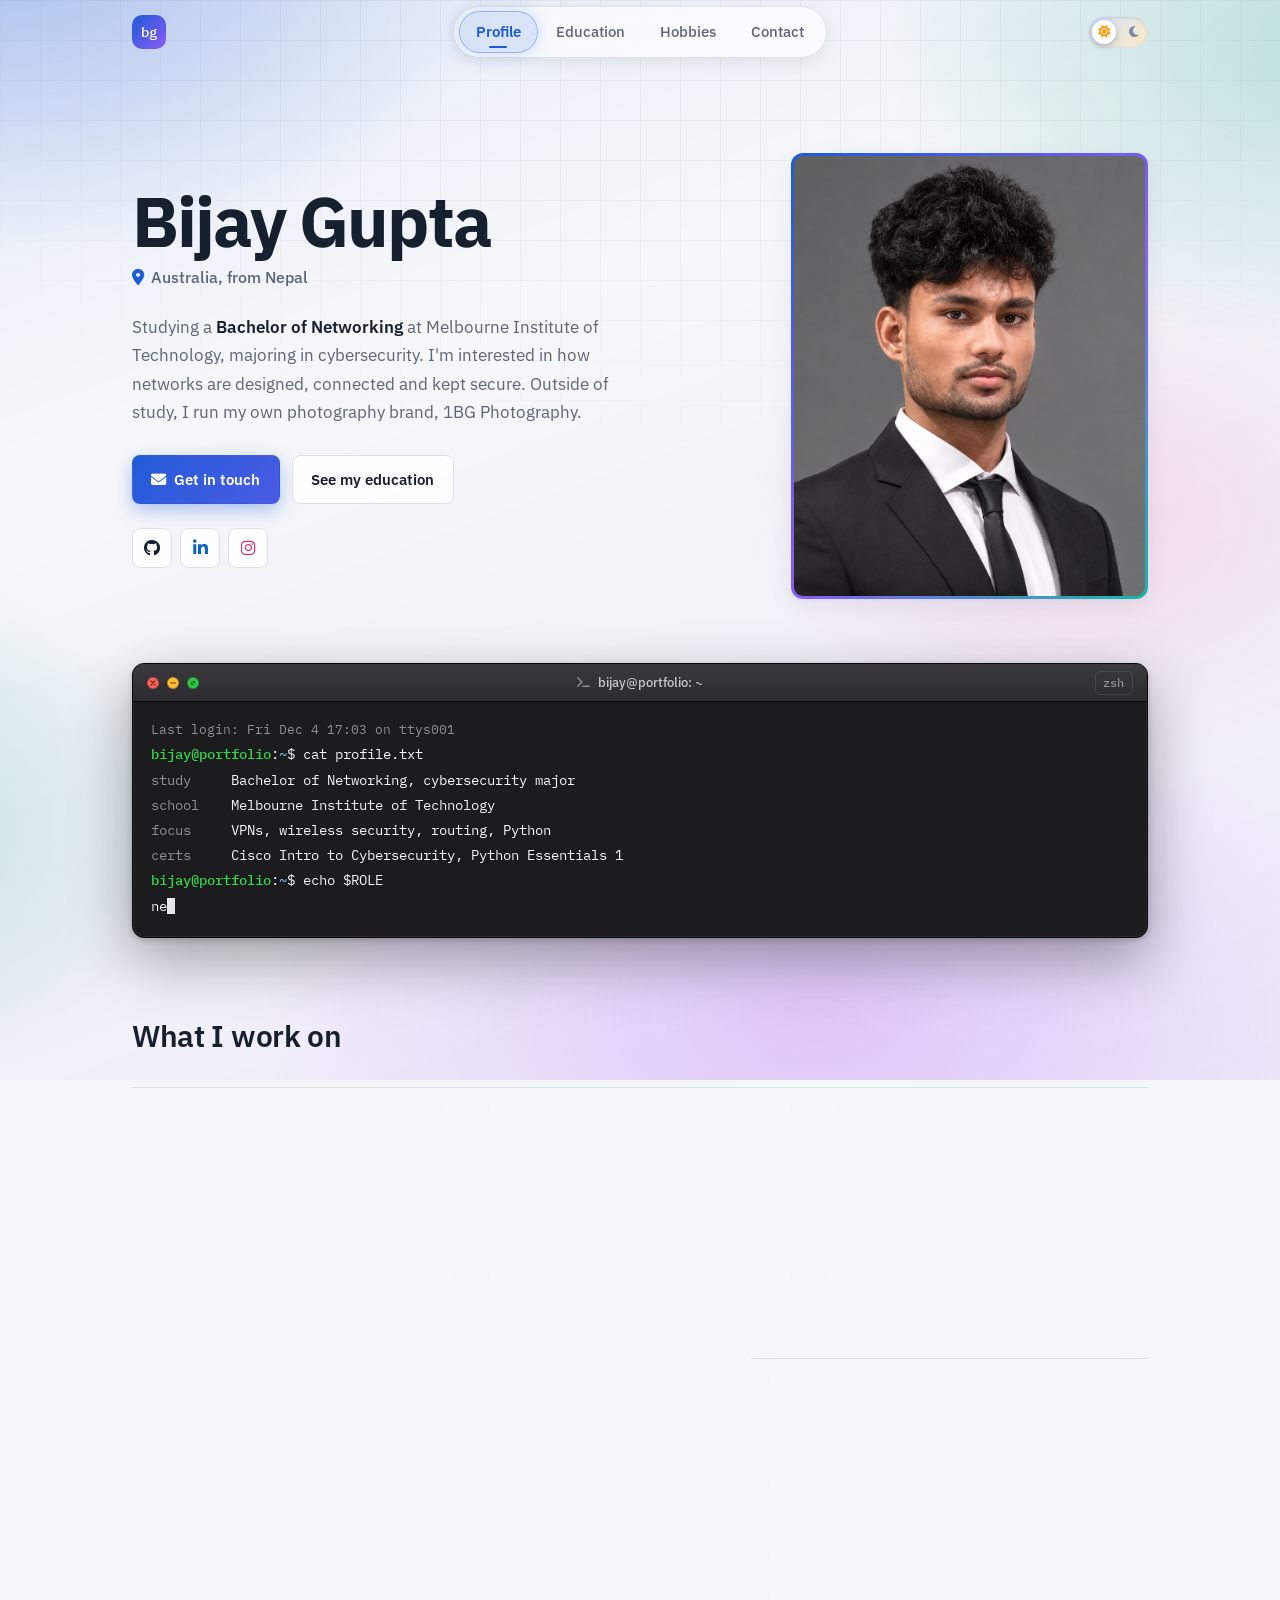
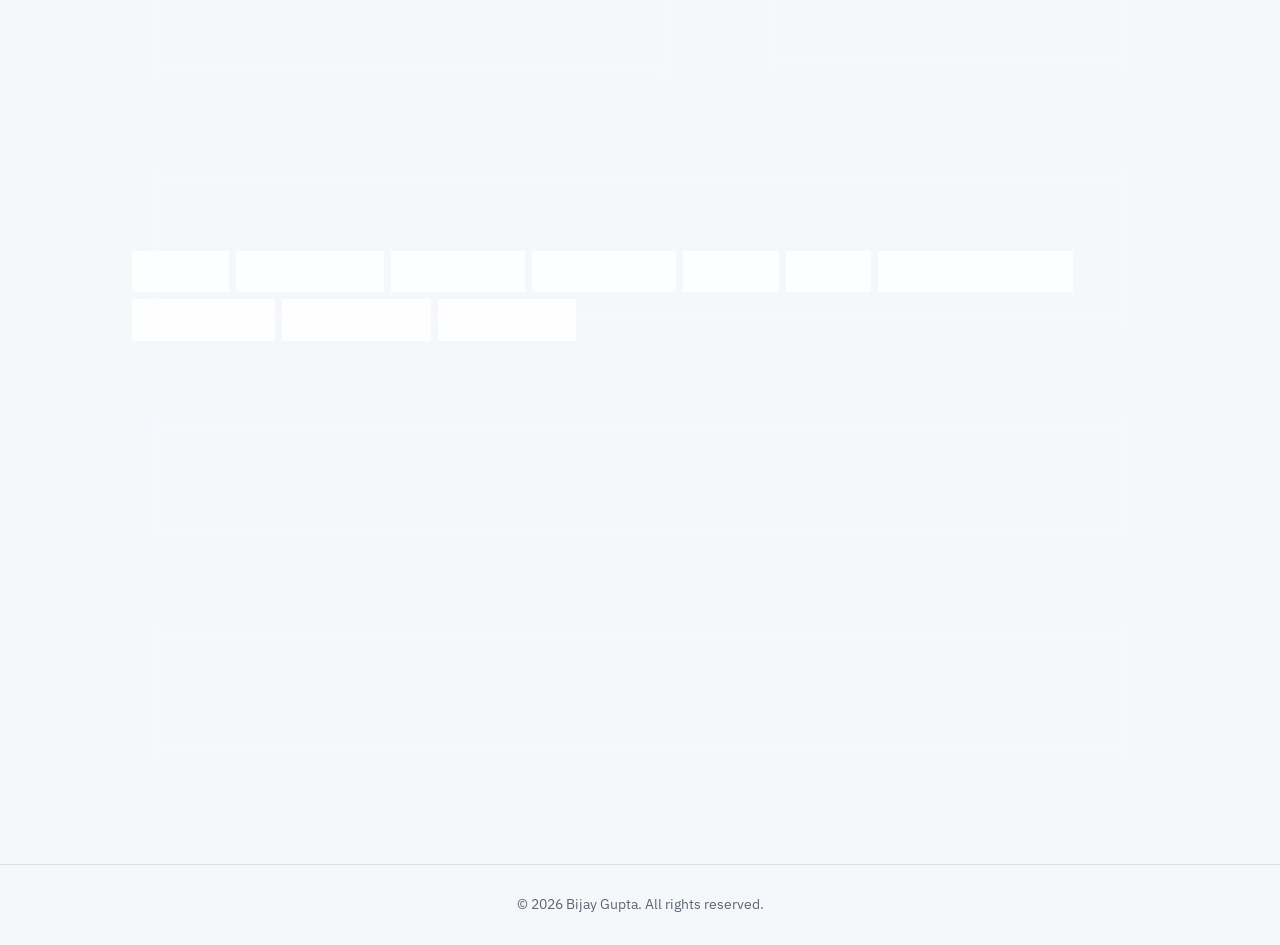
<file: index.html>
<!DOCTYPE html>
<html lang="en">
<head>
    <meta charset="UTF-8">
    <meta name="viewport" content="width=device-width, initial-scale=1.0">
    <title>Bijay Gupta | Portfolio</title>
    <link rel="stylesheet" href="style.css?v=20">
    <link rel="stylesheet" href="https://cdnjs.cloudflare.com/ajax/libs/font-awesome/6.4.0/css/all.min.css">
    <meta name="theme-color" content="#f5f7fa">
    <script>document.documentElement.classList.add('js');try{var t=localStorage.getItem('theme');if(t==='dark'||(!t&&matchMedia('(prefers-color-scheme: dark)').matches))document.documentElement.setAttribute('data-theme','dark')}catch(e){}</script>
</head>
<body>

    <header class="site-header">
        <div class="header-inner">
            <a href="index.html" class="logo" aria-label="Bijay Gupta, home"><span class="logo-mark">bg</span></a>
            <nav class="nav-links" id="nav-links" aria-label="Main">
                <ul>
                    <li><a href="index.html" class="active" aria-current="page">Profile</a></li>
                    <li><a href="education.html">Education</a></li>
                    <li><a href="hobbies.html">Hobbies</a></li>
                    <li><a href="contact.html">Contact</a></li>
                </ul>
                <div class="nav-theme">
                    <span class="nav-theme-label">Dark mode</span>
                    <button id="theme-toggle-menu" class="theme-switch" type="button" role="switch" aria-checked="false" aria-label="Dark mode">
                        <span class="ts-track"><i class="fas fa-sun ts-sun"></i><i class="fas fa-moon ts-moon"></i><span class="ts-knob"></span></span>
                    </button>
                </div>
                <div class="nav-social">
                    <div class="nav-social-row">
                        <a href="https://github.com/guptabijay" target="_blank" rel="noopener" class="nav-soc gh" aria-label="GitHub"><i class="fab fa-github"></i></a>
                        <a href="https://www.linkedin.com/in/bijaygupta048/" target="_blank" rel="noopener" class="nav-soc li" aria-label="LinkedIn"><i class="fab fa-linkedin-in"></i></a>
                        <a href="https://instagram.com/bijaygupta048/" target="_blank" rel="noopener" class="nav-soc ig" aria-label="Instagram"><i class="fab fa-instagram"></i></a>
                    </div>
                </div>
            </nav>
            <div class="header-actions">
                <button id="theme-toggle" class="theme-switch" type="button" role="switch" aria-checked="false" aria-label="Dark mode">
                    <span class="ts-track"><i class="fas fa-sun ts-sun"></i><i class="fas fa-moon ts-moon"></i><span class="ts-knob"></span></span>
                </button>
                <button id="menu-btn" class="icon-btn menu-btn" type="button" aria-label="Menu" aria-controls="nav-links" aria-expanded="false"><i class="fas fa-bars"></i></button>
            </div>
        </div>
    </header>

    <main>

        <!-- ══════════════════════════════════
             HERO SECTION
        ══════════════════════════════════ -->
        <section class="hero-section">
            <div class="hero-left">
                <h1 class="hero-name">Bijay Gupta</h1>
                <p class="hero-location"><i class="fas fa-location-dot"></i>Australia, from Nepal</p>
                <p class="hero-bio">
                    Studying a <strong>Bachelor of Networking</strong> at Melbourne Institute of Technology, majoring in cybersecurity. I'm interested in how networks are designed, connected and kept secure. Outside of study, I run my own photography brand, 1BG Photography.
                </p>
                <div class="hero-actions">
                    <a href="contact.html" class="btn-primary"><i class="fas fa-envelope"></i>Get in touch</a>
                    <a href="education.html" class="btn-ghost">See my education</a>
                </div>
                <div class="hero-socials">
                    <a href="https://github.com/guptabijay" target="_blank" rel="noopener" class="social-pill" aria-label="GitHub"><i class="fab fa-github"></i></a>
                    <a href="https://www.linkedin.com/in/bijaygupta048/" target="_blank" rel="noopener" class="social-pill" aria-label="LinkedIn"><i class="fab fa-linkedin-in"></i></a>
                    <a href="https://instagram.com/bijaygupta048/" target="_blank" rel="noopener" class="social-pill" aria-label="Instagram"><i class="fab fa-instagram"></i></a>
                </div>
            </div>

            <figure class="hero-right">
                <button type="button" class="profile-ring" id="profile-open" aria-label="View profile photo larger">
                    <img src="Profilepic.png" alt="Portrait of Bijay Gupta" class="profile-img" id="profile-pic" width="400" height="500">
                </button>
            </figure>

            <div class="terminal" id="terminal" aria-label="Terminal summary: Bijay Gupta, networking and cybersecurity student at MIT">
                <div class="terminal-bar">
                    <div class="traffic" aria-hidden="true">
                        <span class="tl tl-close"><svg viewBox="0 0 10 10"><path d="M2.5 2.5l5 5M7.5 2.5l-5 5"/></svg></span>
                        <span class="tl tl-min"><svg viewBox="0 0 10 10"><path d="M2 5h6"/></svg></span>
                        <span class="tl tl-max"><svg viewBox="0 0 10 10"><path class="fill" d="M2.6 7.4V3.9l3.5 3.5zM7.4 2.6v3.5L3.9 2.6z"/></svg></span>
                    </div>
                    <span class="title"><i class="fas fa-terminal"></i> bijay@portfolio: ~</span>
                    <span class="term-shell">zsh</span>
                </div>
                <div class="terminal-body" aria-hidden="true">
                    <div class="ln term-line term-dim" id="last-login">Last login on ttys001</div>
                    <div class="ln term-line"><span class="prompt">bijay@portfolio</span>:<span class="path">~</span>$ cat profile.txt</div>
                    <div class="ln term-line"><span class="key">study</span>  <span class="out">Bachelor of Networking, cybersecurity major</span></div>
                    <div class="ln term-line"><span class="key">school</span>  <span class="out">Melbourne Institute of Technology</span></div>
                    <div class="ln term-line"><span class="key">focus</span>  <span class="out">VPNs, wireless security, routing, Python</span></div>
                    <div class="ln term-line"><span class="key">certs</span>  <span class="out">Cisco Intro to Cybersecurity, Python Essentials 1</span></div>
                    <div class="ln term-line"><span class="prompt">bijay@portfolio</span>:<span class="path">~</span>$ echo $ROLE</div>
                    <div class="ln term-line"><span class="out" id="typed-text"></span><span class="cursor"></span></div>
                </div>
            </div>
        </section>

        <!-- ══════════════════════════════════
             WHAT I DO — 3 CARDS
        ══════════════════════════════════ -->
        <section class="what-i-do reveal">
                        <h2 class="section-title">What I work on</h2>
            <div class="cards-row">
                <div class="focus-card glass-panel">
                    <div class="focus-icon" style="--icon-color:#3b82f6">
                        <i class="fas fa-network-wired"></i>
                    </div>
                    <h3>Networking & Security</h3>
                    <p>Building knowledge in network architecture, cybersecurity principles, and threat prevention through academic and self-driven study.</p>
                </div>
                <div class="focus-card glass-panel">
                    <div class="focus-icon" style="--icon-color:#8b5cf6">
                        <i class="fas fa-code"></i>
                    </div>
                    <h3>Programming</h3>
                    <p>Writing clean Python code, automating tasks, and exploring programming concepts from data structures to scripting workflows.</p>
                </div>
                <div class="focus-card glass-panel">
                    <div class="focus-icon" style="--icon-color:#ec4899">
                        <i class="fas fa-camera-retro"></i>
                    </div>
                    <h3>Visual Storytelling</h3>
                    <p>Capturing authentic moments through photography. Running a dedicated brand page across Instagram, TikTok and Facebook.</p>
                </div>
            </div>
        </section>

        <!-- ══════════════════════════════════
             ABOUT ME — 2 COLUMN
        ══════════════════════════════════ -->
        <section class="about-section reveal">
            <div class="about-left glass-panel">
                                <h2>About me</h2>
                <p>
                    I'm a technology student and creative based in Australia, originally from Nepal. My journey started with a love for understanding how systems connects from network packets to human experiences.
                </p>
                <p >
                    At MIT, I'm pursuing studies in Web & Multimedia, Networking, and Cybersecurity. Outside the classroom, I challenge myself daily, learning Mandarin Chinese on Duolingo, experimenting with code, and shooting photography under the brand <strong>1BG Photography</strong>.
                </p>
                <p >
                    I believe in learning by doing, connecting ideas across disciplines, and always showing up with curiosity.
                </p>
            </div>
            <div class="about-right">
                <div class="value-card glass-panel reveal-delay-1">
                    <i class="fas fa-lightbulb" style="color:#f59e0b;font-size:2rem;margin-bottom:0.8rem;"></i>
                    <h4>Curious Learner</h4>
                    <p>Always exploring new fields from Cisco certifications to language learning.</p>
                </div>
                <div class="value-card glass-panel reveal-delay-2">
                    <i class="fas fa-users" style="color:#10b981;font-size:2rem;margin-bottom:0.8rem;"></i>
                    <h4>Team Player</h4>
                    <p>Leadership and communication are strengths built through real-world group experiences.</p>
                </div>
                <div class="value-card glass-panel reveal-delay-3">
                    <i class="fas fa-eye" style="color:#3b82f6;font-size:2rem;margin-bottom:0.8rem;"></i>
                    <h4>Detail-Oriented</h4>
                    <p>Whether it's a security audit or a photograph, precision matters at every step.</p>
                </div>
            </div>
        </section>

        <!-- ══════════════════════════════════
             TECH STACK / KNOWLEDGE PILLS
        ══════════════════════════════════ -->
        <section class="stack-section reveal">
            <div class="glass-panel">
                                <h2>Toolkit</h2>
                <p style="margin-bottom:2rem;">Things I work with and concepts I've studied or certified in.</p>
                <div class="stack-grid">
                    <div class="stack-item">
                        <i class="fab fa-python"></i>
                        <span>Python</span>
                    </div>
                    <div class="stack-item">
                        <i class="fas fa-shield-alt"></i>
                        <span>Cybersecurity</span>
                    </div>
                    <div class="stack-item">
                        <i class="fas fa-network-wired"></i>
                        <span>Networking</span>
                    </div>
                    <div class="stack-item">
                        <i class="fas fa-project-diagram"></i>
                        <span>Project Mgmt</span>
                    </div>
                    <div class="stack-item">
                        <i class="fab fa-html5"></i>
                        <span>HTML5</span>
                    </div>
                    <div class="stack-item">
                        <i class="fab fa-css3-alt"></i>
                        <span>CSS3</span>
                    </div>
                    <div class="stack-item">
                        <i class="fas fa-language"></i>
                        <span>Mandarin (Duolingo)</span>
                    </div>
                    <div class="stack-item">
                        <i class="fas fa-chart-line"></i>
                        <span>Data Analysis</span>
                    </div>
                    <div class="stack-item">
                        <i class="fas fa-chalkboard-teacher"></i>
                        <span>Presentations</span>
                    </div>
                    <div class="stack-item">
                        <i class="fas fa-camera"></i>
                        <span>Photography</span>
                    </div>
                </div>
            </div>
        </section>

        <!-- ══════════════════════════════════
             CURRENTLY LEARNING BANNER
        ══════════════════════════════════ -->
        <section class="learning-section reveal">
            <div class="glass-panel learning-inner">
                <div class="learning-left">
                                        <h2>Currently learning</h2>
                    <p>My focus shifts every semester — here's what I'm deep into lately.</p>
                </div>
                <div class="learning-items">
                    <div class="learning-pill glass">
                        <i class="fas fa-lock" style="color:#3b82f6"></i>
                        <span>Advanced Cybersecurity Concepts</span>
                    </div>
                    <div class="learning-pill glass">
                        <i class="fab fa-python" style="color:#f59e0b"></i>
                        <span>Python for Automation</span>
                    </div>
                    <div class="learning-pill glass">
                        <i class="fas fa-globe" style="color:#10b981"></i>
                        <span>Web & Multimedia at MIT</span>
                    </div>
                    <div class="learning-pill glass">
                        <i class="fas fa-language" style="color:#ec4899"></i>
                        <span>Mandarin Chinese</span>
                    </div>
                </div>
            </div>
        </section>

        <!-- ══════════════════════════════════
             CALL TO ACTION
        ══════════════════════════════════ -->
        <section class="cta-section reveal">
            <div class="cta-inner glass-panel">
                <h2>Let's connect</h2>
                <p>Whether you want to talk tech, collaborate, or just say hi, my inbox is open.</p>
                <div class="cta-actions">
                    <a href="contact.html" class="btn-primary">Say hello</a>
                    <a href="hobbies.html" class="btn-ghost">See my hobbies</a>
                </div>
            </div>
        </section>

    </main>

    <footer>
        <div class="footer-inner">
            <p>&copy; 2026 Bijay Gupta. All rights reserved.</p>
        </div>
    </footer>

    <script src="script.js?v=21"></script>
</body>
</html>
</file>
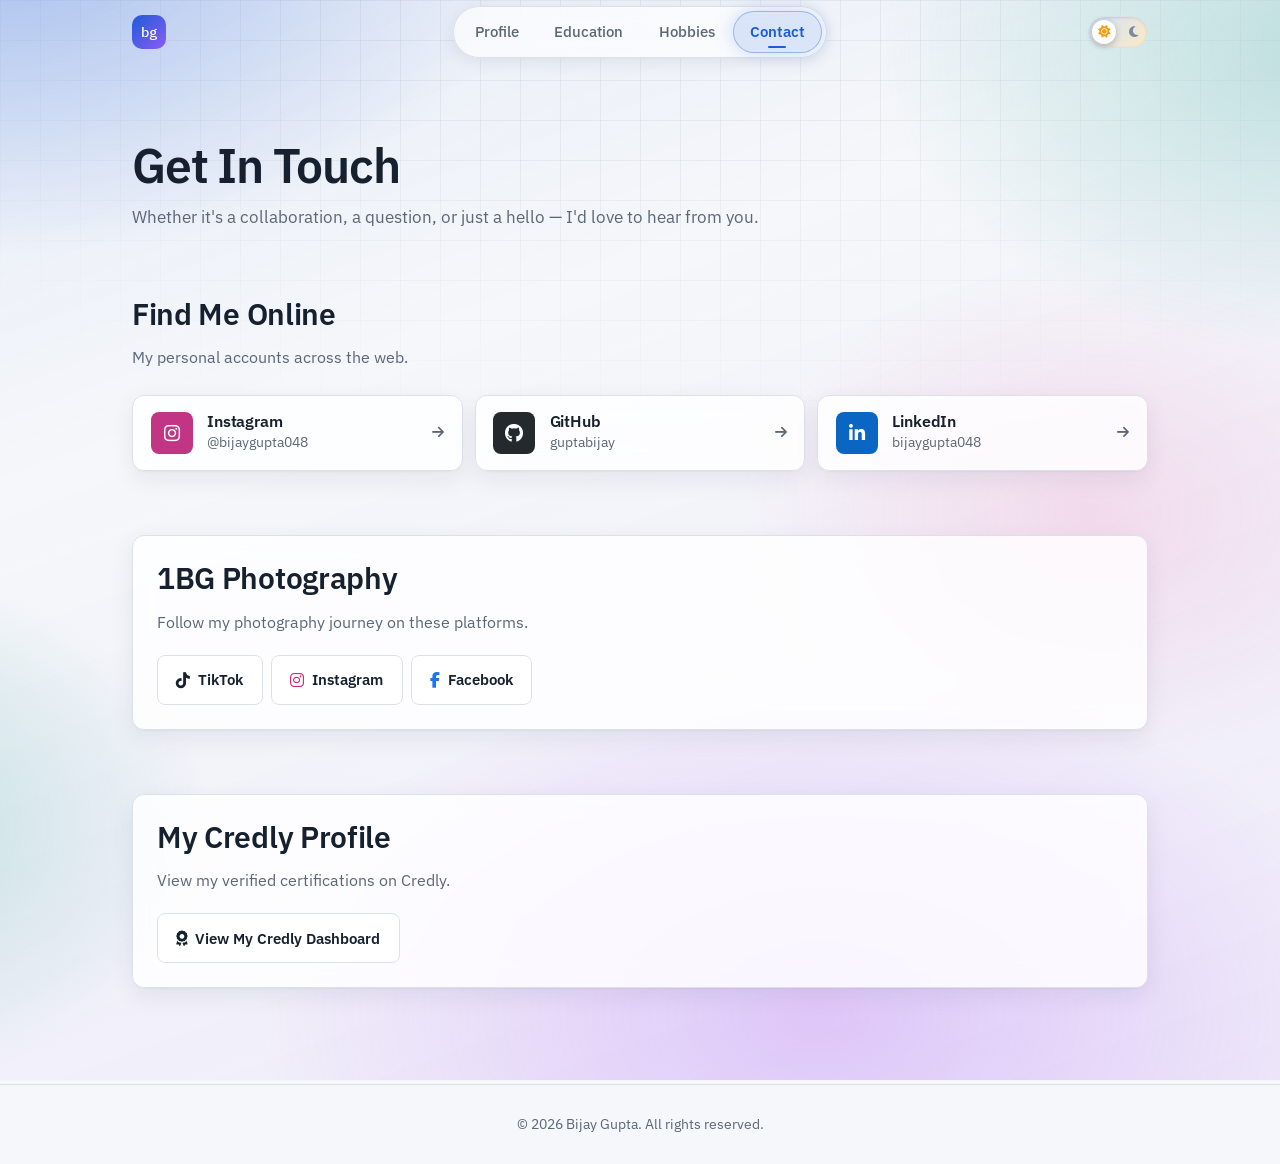
<file: contact.html>
<!DOCTYPE html>
<html lang="en">
<head>
    <meta charset="UTF-8">
    <meta name="viewport" content="width=device-width, initial-scale=1.0">
    <title>Contact | Bijay Gupta</title>
    <link rel="stylesheet" href="style.css?v=20">
    <link rel="stylesheet" href="https://cdnjs.cloudflare.com/ajax/libs/font-awesome/6.4.0/css/all.min.css">
    <meta name="theme-color" content="#f5f7fa">
    <script>document.documentElement.classList.add('js');try{var t=localStorage.getItem('theme');if(t==='dark'||(!t&&matchMedia('(prefers-color-scheme: dark)').matches))document.documentElement.setAttribute('data-theme','dark')}catch(e){}</script>
</head>
<body>

    <header class="site-header">
        <div class="header-inner">
            <a href="index.html" class="logo" aria-label="Bijay Gupta, home"><span class="logo-mark">bg</span></a>
            <nav class="nav-links" id="nav-links" aria-label="Main">
                <ul>
                    <li><a href="index.html">Profile</a></li>
                    <li><a href="education.html">Education</a></li>
                    <li><a href="hobbies.html">Hobbies</a></li>
                    <li><a href="contact.html" class="active" aria-current="page">Contact</a></li>
                </ul>
                <div class="nav-theme">
                    <span class="nav-theme-label">Dark mode</span>
                    <button id="theme-toggle-menu" class="theme-switch" type="button" role="switch" aria-checked="false" aria-label="Dark mode">
                        <span class="ts-track"><i class="fas fa-sun ts-sun"></i><i class="fas fa-moon ts-moon"></i><span class="ts-knob"></span></span>
                    </button>
                </div>
                <div class="nav-social">
                    <div class="nav-social-row">
                        <a href="https://github.com/guptabijay" target="_blank" rel="noopener" class="nav-soc gh" aria-label="GitHub"><i class="fab fa-github"></i></a>
                        <a href="https://www.linkedin.com/in/bijaygupta048/" target="_blank" rel="noopener" class="nav-soc li" aria-label="LinkedIn"><i class="fab fa-linkedin-in"></i></a>
                        <a href="https://instagram.com/bijaygupta048/" target="_blank" rel="noopener" class="nav-soc ig" aria-label="Instagram"><i class="fab fa-instagram"></i></a>
                    </div>
                </div>
            </nav>
            <div class="header-actions">
                <button id="theme-toggle" class="theme-switch" type="button" role="switch" aria-checked="false" aria-label="Dark mode">
                    <span class="ts-track"><i class="fas fa-sun ts-sun"></i><i class="fas fa-moon ts-moon"></i><span class="ts-knob"></span></span>
                </button>
                <button id="menu-btn" class="icon-btn menu-btn" type="button" aria-label="Menu" aria-controls="nav-links" aria-expanded="false"><i class="fas fa-bars"></i></button>
            </div>
        </div>
    </header>

    <main class="inner-page">

        <!-- Page Header -->
        <div class="page-header reveal">
            <h1>Get In Touch</h1>
            <p>Whether it's a collaboration, a question, or just a hello — I'd love to hear from you.</p>
        </div>

        <!-- Social Platforms -->
        <section class="contact-social reveal">
            <h2>Find Me Online</h2>
            <p style="margin-bottom:2.5rem;">My personal accounts across the web.</p>
            <div class="contact-cards-grid">
                <a href="https://instagram.com/bijaygupta048/" target="_blank" rel="noopener" class="contact-platform-card glass-panel">
                    <div class="platform-icon insta-bg">
                        <i class="fab fa-instagram"></i>
                    </div>
                    <div>
                        <h3>Instagram</h3>
                        <p>@bijaygupta048</p>
                    </div>
                    <i class="fas fa-arrow-right platform-arrow"></i>
                </a>
                <a href="https://github.com/guptabijay" target="_blank" rel="noopener" class="contact-platform-card glass-panel">
                    <div class="platform-icon github-bg">
                        <i class="fab fa-github"></i>
                    </div>
                    <div>
                        <h3>GitHub</h3>
                        <p>guptabijay</p>
                    </div>
                    <i class="fas fa-arrow-right platform-arrow"></i>
                </a>
                <a href="https://www.linkedin.com/in/bijaygupta048/" target="_blank" rel="noopener" class="contact-platform-card glass-panel">
                    <div class="platform-icon linkedin-bg">
                        <i class="fab fa-linkedin-in"></i>
                    </div>
                    <div>
                        <h3>LinkedIn</h3>
                        <p>bijaygupta048</p>
                    </div>
                    <i class="fas fa-arrow-right platform-arrow"></i>
                </a>
            </div>
        </section>

        <!-- Photography Brand Socials -->
        <section class="contact-photography reveal">
            <div class="glass-panel">
                <h2>1BG Photography</h2>
                <p style="margin-bottom:2rem;">Follow my photography journey on these platforms.</p>
                <div class="photo-social-row">
                    <a href="https://www.tiktok.com/@1bgphotography" target="_blank" rel="noopener" class="social-btn glass-btn tiktok">
                        <i class="fab fa-tiktok"></i> TikTok
                    </a>
                    <a href="https://www.instagram.com/1bgphotography/" target="_blank" rel="noopener" class="social-btn glass-btn insta">
                        <i class="fab fa-instagram"></i> Instagram
                    </a>
                    <a href="https://www.facebook.com/1bgphotography/" target="_blank" rel="noopener" class="social-btn glass-btn fb">
                        <i class="fab fa-facebook-f"></i> Facebook
                    </a>
                </div>
            </div>
        </section>

        <!-- Credentials -->
        <section class="contact-credentials reveal">
            <div class="glass-panel">
                <h2>My Credly Profile</h2>
                <p style="margin-bottom:2rem;">View my verified certifications on Credly.</p>
                <a href="https://www.credly.com/users/bijay-gupta.a5e52fb8" target="_blank" rel="noopener" class="credly-btn glass-btn">
                    <i class="fas fa-award"></i> View My Credly Dashboard
                </a>
            </div>
        </section>

    </main>

    <footer>
        <div class="footer-inner">
            <p>&copy; 2026 Bijay Gupta. All rights reserved.</p>
        </div>
    </footer>

    <script src="script.js?v=21"></script>
</body>
</html>
</file>
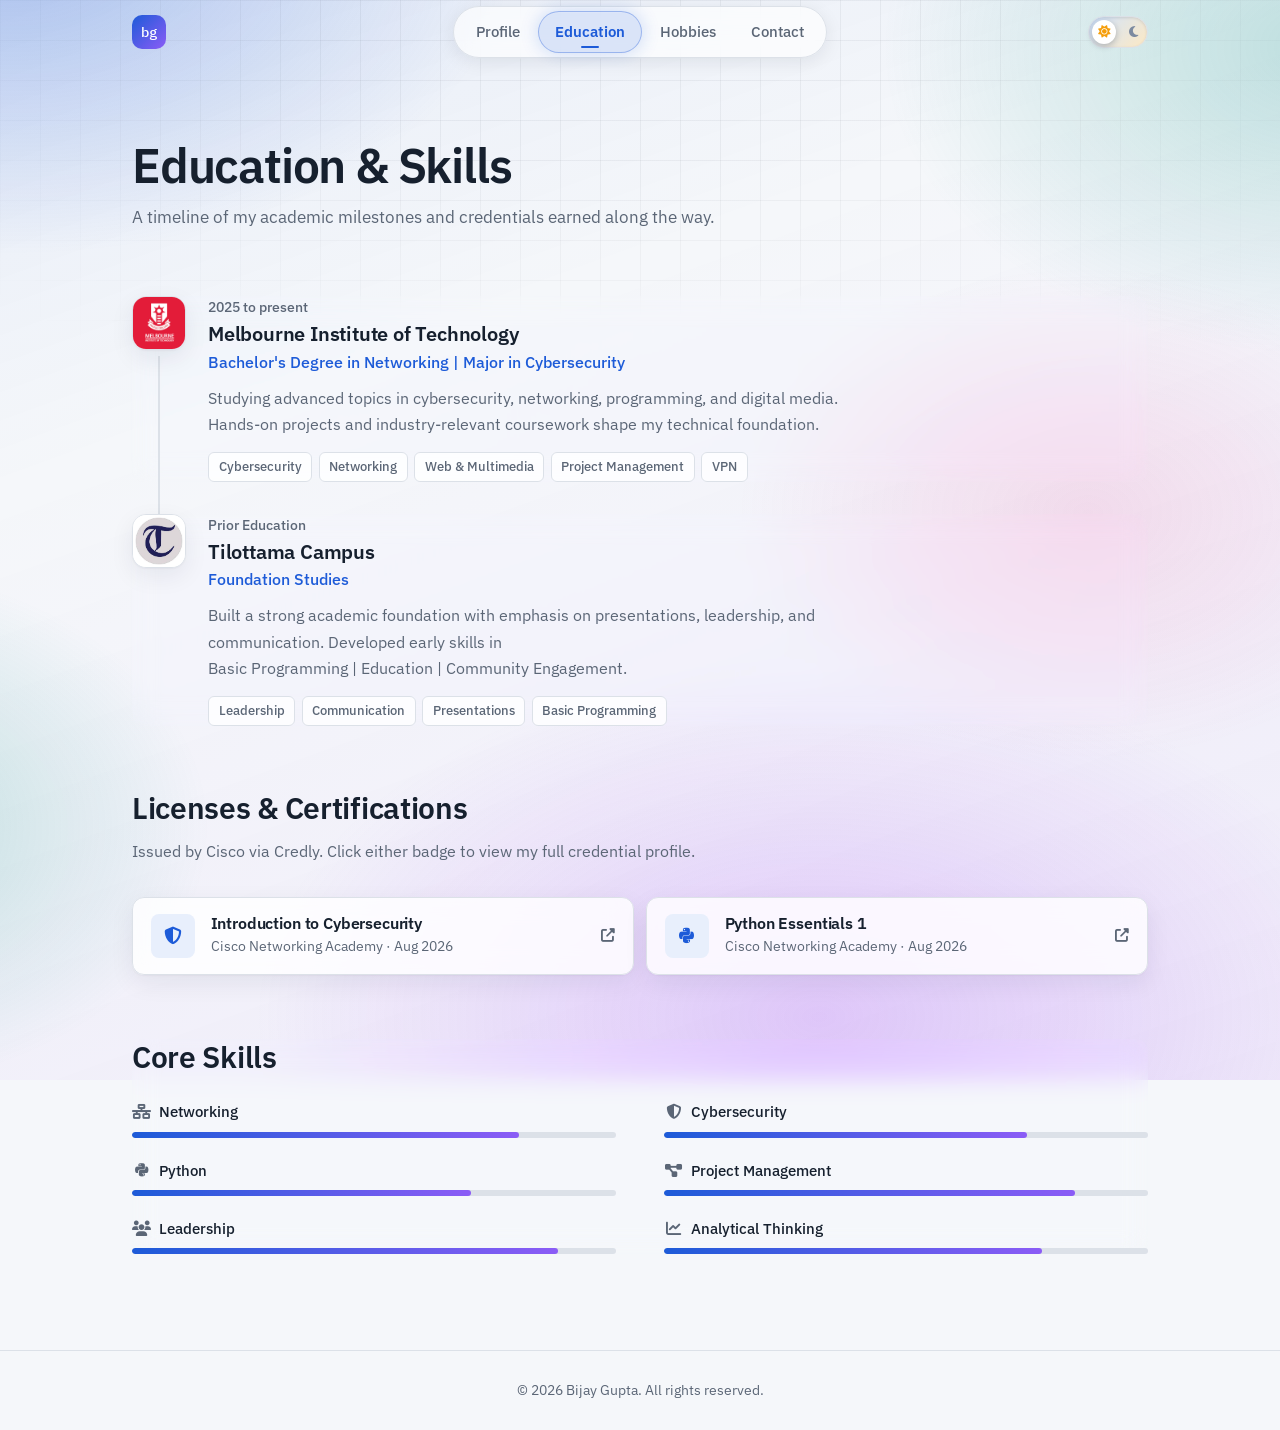
<file: education.html>
<!DOCTYPE html>
<html lang="en">
<head>
    <meta charset="UTF-8">
    <meta name="viewport" content="width=device-width, initial-scale=1.0">
    <title>Education | Bijay Gupta</title>
    <link rel="stylesheet" href="style.css?v=20">
    <link rel="stylesheet" href="https://cdnjs.cloudflare.com/ajax/libs/font-awesome/6.4.0/css/all.min.css">
    <meta name="theme-color" content="#f5f7fa">
    <script>document.documentElement.classList.add('js');try{var t=localStorage.getItem('theme');if(t==='dark'||(!t&&matchMedia('(prefers-color-scheme: dark)').matches))document.documentElement.setAttribute('data-theme','dark')}catch(e){}</script>
</head>
<body>

    <header class="site-header">
        <div class="header-inner">
            <a href="index.html" class="logo" aria-label="Bijay Gupta, home"><span class="logo-mark">bg</span></a>
            <nav class="nav-links" id="nav-links" aria-label="Main">
                <ul>
                    <li><a href="index.html">Profile</a></li>
                    <li><a href="education.html" class="active" aria-current="page">Education</a></li>
                    <li><a href="hobbies.html">Hobbies</a></li>
                    <li><a href="contact.html">Contact</a></li>
                </ul>
                <div class="nav-theme">
                    <span class="nav-theme-label">Dark mode</span>
                    <button id="theme-toggle-menu" class="theme-switch" type="button" role="switch" aria-checked="false" aria-label="Dark mode">
                        <span class="ts-track"><i class="fas fa-sun ts-sun"></i><i class="fas fa-moon ts-moon"></i><span class="ts-knob"></span></span>
                    </button>
                </div>
                <div class="nav-social">
                    <div class="nav-social-row">
                        <a href="https://github.com/guptabijay" target="_blank" rel="noopener" class="nav-soc gh" aria-label="GitHub"><i class="fab fa-github"></i></a>
                        <a href="https://www.linkedin.com/in/bijaygupta048/" target="_blank" rel="noopener" class="nav-soc li" aria-label="LinkedIn"><i class="fab fa-linkedin-in"></i></a>
                        <a href="https://instagram.com/bijaygupta048/" target="_blank" rel="noopener" class="nav-soc ig" aria-label="Instagram"><i class="fab fa-instagram"></i></a>
                    </div>
                </div>
            </nav>
            <div class="header-actions">
                <button id="theme-toggle" class="theme-switch" type="button" role="switch" aria-checked="false" aria-label="Dark mode">
                    <span class="ts-track"><i class="fas fa-sun ts-sun"></i><i class="fas fa-moon ts-moon"></i><span class="ts-knob"></span></span>
                </button>
                <button id="menu-btn" class="icon-btn menu-btn" type="button" aria-label="Menu" aria-controls="nav-links" aria-expanded="false"><i class="fas fa-bars"></i></button>
            </div>
        </div>
    </header>

    <main class="inner-page">

        <!-- Page Header -->
        <div class="page-header reveal">
            <h1>Education & Skills</h1>
            <p>A timeline of my academic milestones and credentials earned along the way.</p>
        </div>

        <!-- Education Timeline -->
        <section class="edu-timeline-section">
            <div class="timeline-card glass-panel reveal">
                <div class="timeline-icon timeline-logo">
                    <img src="MIT.png" alt="Melbourne Institute of Technology logo" width="256" height="256">
                </div>
                <div class="timeline-body">
                    <span class="timeline-year">2025 to present</span>
                    <h3>Melbourne Institute of Technology</h3>
                    <p class="timeline-course">Bachelor's Degree in Networking | Major in Cybersecurity</p>
                    <p>Studying advanced topics in cybersecurity, networking, programming, and digital media. Hands-on projects and industry-relevant coursework shape my technical foundation.</p>
                    <div class="timeline-tags">
                        <span class="tag">Cybersecurity</span>
                        <span class="tag">Networking</span>
                        <span class="tag">Web & Multimedia</span>
                        <span class="tag">Project Management</span>
                        <span class="tag">VPN</span>
                    </div>
                </div>
            </div>

            <div class="timeline-card glass-panel reveal">
                <div class="timeline-icon timeline-logo ttc">
                    <img src="TTC.jpg" alt="Tilottama Campus logo" width="447" height="447">
                </div>
                <div class="timeline-body">
                    <span class="timeline-year">Prior Education</span>
                    <h3>Tilottama Campus</h3>
                    <p class="timeline-course">Foundation Studies</p>
                    <p>Built a strong academic foundation with emphasis on presentations, leadership, and communication. Developed early skills in<br> Basic Programming | Education | Community Engagement.</p>
                    <div class="timeline-tags">
                        <span class="tag">Leadership</span>
                        <span class="tag">Communication</span>
                        <span class="tag">Presentations</span>
                        <span class="tag">Basic Programming</span>
                    </div>
                </div>
            </div>
        </section>

        <!-- Certifications -->
        <section class="cert-section reveal">
            <h2>Licenses & Certifications</h2>
            <p style="margin-bottom:2rem;">Issued by Cisco via Credly. Click either badge to view my full credential profile.</p>
            <div class="cert-cards-row">
                <a href="https://www.credly.com/users/bijay-gupta.a5e52fb8" target="_blank" rel="noopener" class="cert-badge glass-panel">
                    <div class="cert-badge-icon">
                        <i class="fas fa-shield-alt"></i>
                    </div>
                    <div class="cert-badge-info">
                        <h3>Introduction to Cybersecurity</h3>
                        <p>Cisco Networking Academy · Aug 2026</p>
                    </div>
                    <i class="fas fa-external-link-alt cert-ext"></i>
                </a>
                <a href="https://www.credly.com/users/bijay-gupta.a5e52fb8" target="_blank" rel="noopener" class="cert-badge glass-panel">
                    <div class="cert-badge-icon" style="--icon-color:#3b82f6">
                        <i class="fab fa-python"></i>
                    </div>
                    <div class="cert-badge-info">
                        <h3>Python Essentials 1</h3>
                        <p>Cisco Networking Academy · Aug 2026</p>
                    </div>
                    <i class="fas fa-external-link-alt cert-ext"></i>
                </a>
            </div>
        </section>

        <!-- Skills -->
        <section class="skills-page-section">
            <div class="glass-panel reveal">
                <h2>Core Skills</h2>
                <div class="skills-grid">
                    <div class="skill-row">
                        <div class="skill-label"><i class="fas fa-network-wired"></i> Networking</div>
                        <div class="skill-bar-wrap"><div class="skill-bar" style="--width:80%"></div></div>
                    </div>
                    <div class="skill-row">
                        <div class="skill-label"><i class="fas fa-shield-alt"></i> Cybersecurity</div>
                        <div class="skill-bar-wrap"><div class="skill-bar" style="--width:75%"></div></div>
                    </div>
                    <div class="skill-row">
                        <div class="skill-label"><i class="fab fa-python"></i> Python</div>
                        <div class="skill-bar-wrap"><div class="skill-bar" style="--width:70%"></div></div>
                    </div>
                    <div class="skill-row">
                        <div class="skill-label"><i class="fas fa-project-diagram"></i> Project Management</div>
                        <div class="skill-bar-wrap"><div class="skill-bar" style="--width:85%"></div></div>
                    </div>
                    <div class="skill-row">
                        <div class="skill-label"><i class="fas fa-users"></i> Leadership</div>
                        <div class="skill-bar-wrap"><div class="skill-bar" style="--width:88%"></div></div>
                    </div>
                    <div class="skill-row">
                        <div class="skill-label"><i class="fas fa-chart-line"></i> Analytical Thinking</div>
                        <div class="skill-bar-wrap"><div class="skill-bar" style="--width:78%"></div></div>
                    </div>
                </div>
            </div>
        </section>

    </main>

    <footer>
        <div class="footer-inner">
            <p>&copy; 2026 Bijay Gupta. All rights reserved.</p>
        </div>
    </footer>

    <script src="script.js?v=21"></script>
</body>
</html>
</file>
<file: style.css>
@import url("https://fonts.googleapis.com/css2?family=IBM+Plex+Mono:wght@400;500&family=IBM+Plex+Sans:wght@400;500;600;700&display=swap");

/* ─────────────────────────────────────────────
   Tokens
───────────────────────────────────────────── */
:root {
    --bg: #f5f7fa;
    --surface: #ffffff;
    --ink: #16202e;
    --muted: #5b6676;
    --line: #dce1e8;
    --accent: #1d5bd8;
    --accent-ink: #ffffff;
    --accent-soft: #e8effc;
    --signal: #138a5b;

    --term-bg: #0f1722;
    --term-line: #223042;
    --term-text: #d5dee9;
    --term-dim: #7d8a9c;
    --term-prompt: #4cc38a;
    --term-path: #7aa7ff;

    --r-sm: 6px;
    --r-md: 8px;
    --r-lg: 12px;
    --wrap: 1080px;
    --gutter: clamp(16px, 4vw, 32px);
    --header-h: 64px;

    --font: "IBM Plex Sans", system-ui, -apple-system, "Segoe UI", Roboto, sans-serif;
    --mono: "IBM Plex Mono", ui-monospace, "Cascadia Code", Consolas, monospace;
    color-scheme: light;
}

[data-theme="dark"] {
    --bg: #0e141b;
    --surface: #151d27;
    --ink: #e7ecf2;
    --muted: #95a1b2;
    --line: #253141;
    --accent: #7aa7ff;
    --accent-ink: #0e141b;
    --accent-soft: #1a2740;
    --signal: #4cc38a;
    --term-bg: #0a0f15;
    --term-line: #1e2a39;
    color-scheme: dark;
}

/* ─────────────────────────────────────────────
   Base
───────────────────────────────────────────── */
*, *::before, *::after { margin: 0; padding: 0; box-sizing: border-box; }
html { scroll-behavior: smooth; -webkit-text-size-adjust: 100%; }
body {
    font-family: var(--font);
    font-size: 1rem;
    line-height: 1.65;
    background: var(--bg);
    color: var(--ink);
    min-height: 100vh;
    overflow-x: hidden;
    transition: background-color .25s ease, color .25s ease;
}
img { max-width: 100%; display: block; }
a { color: inherit; text-decoration: none; }
p { color: var(--muted); max-width: 68ch; }
h1, h2, h3, h4 { color: var(--ink); line-height: 1.2; font-weight: 600; letter-spacing: -0.01em; }
strong { color: var(--ink); font-weight: 600; }
:focus-visible { outline: 2px solid var(--accent); outline-offset: 3px; border-radius: 4px; }
::selection { background: var(--accent); color: var(--accent-ink); }

/* Old decorative layers — no longer used */
.bg-shape, .float-badge { display: none !important; }

/* Headline accent words read as plain text now */
.highlight { color: inherit; font-weight: inherit; }

/* Small context label above a section */
.section-label {
    display: block;
    font-size: .875rem;
    font-weight: 500;
    color: var(--accent);
    margin-bottom: .4rem;
}

/* Scroll reveal is off — content is visible immediately */
.reveal, .reveal-delay-1, .reveal-delay-2, .reveal-delay-3 { opacity: 1; transform: none; }

/* ─────────────────────────────────────────────
   Header / navigation
───────────────────────────────────────────── */
.site-header {
    position: sticky; top: 0; z-index: 1000;
    background: color-mix(in srgb, var(--bg) 88%, transparent);
    backdrop-filter: saturate(140%) blur(10px);
    -webkit-backdrop-filter: saturate(140%) blur(10px);
    border-bottom: 1px solid var(--line);
}
.header-inner {
    max-width: var(--wrap);
    height: var(--header-h);
    margin: 0 auto;
    padding: 0 var(--gutter);
    display: flex; align-items: center; gap: 2rem;
}
.logo {
    font-weight: 700; font-size: 1.05rem; letter-spacing: -0.01em;
    display: inline-flex; align-items: center; gap: .55rem;
    margin-right: auto;
}
.logo-mark {
    width: 28px; height: 28px; border-radius: var(--r-sm);
    background: var(--ink); color: var(--bg);
    display: grid; place-items: center;
    font-family: var(--mono); font-size: .8rem; font-weight: 500;
}
.nav-links ul { display: flex; gap: .25rem; list-style: none; }
.nav-links a {
    display: block;
    padding: .45rem .8rem;
    border-radius: var(--r-sm);
    font-size: .95rem; font-weight: 500;
    color: var(--muted);
    transition: color .15s ease, background-color .15s ease;
}
.nav-links a:hover { color: var(--ink); background: var(--accent-soft); }
.nav-links a.active { color: var(--ink); background: var(--accent-soft); }
.header-actions { display: flex; align-items: center; gap: .5rem; }
.icon-btn {
    width: 38px; height: 38px;
    display: grid; place-items: center;
    border: 1px solid var(--line); border-radius: var(--r-md);
    background: var(--surface); color: var(--ink);
    font-size: .95rem; cursor: pointer;
    transition: border-color .15s ease;
}
.icon-btn:hover { border-color: var(--accent); }
.menu-btn { display: none; }

/* ─────────────────────────────────────────────
   Layout
───────────────────────────────────────────── */
main {
    max-width: var(--wrap);
    margin: 0 auto;
    padding: 0 var(--gutter) 4rem;
}
main > section, main > div.page-header { padding: 4rem 0 0; }
.inner-page { padding-top: 0; }

h2 { font-size: clamp(1.5rem, 3vw, 1.9rem); margin-bottom: .75rem; }
.section-title { font-size: clamp(1.5rem, 3vw, 1.9rem); margin-bottom: 2rem; }

/* Generic surface (was the glass panel) */
.glass-panel, .glass {
    background: var(--surface);
    border: 1px solid var(--line);
    border-radius: var(--r-lg);
    padding: 1.5rem;
}

/* Buttons */
.btn-primary, .btn-ghost, .glass-btn:not(.icon-btn) {
    display: inline-flex; align-items: center; gap: .5rem;
    padding: .7rem 1.15rem;
    border-radius: var(--r-md);
    font-size: .95rem; font-weight: 600;
    border: 1px solid var(--line);
    background: var(--surface); color: var(--ink);
    cursor: pointer;
    transition: background-color .15s ease, border-color .15s ease, color .15s ease;
}
.btn-primary { background: var(--accent); border-color: var(--accent); color: var(--accent-ink); }
.btn-primary:hover { background: color-mix(in srgb, var(--accent) 86%, var(--ink)); }
.btn-ghost:hover, .glass-btn:not(.icon-btn):hover { border-color: var(--accent); color: var(--accent); }

/* ─────────────────────────────────────────────
   Hero
───────────────────────────────────────────── */
.hero-section {
    display: grid;
    grid-template-columns: minmax(0, 1.25fr) minmax(0, .75fr);
    gap: clamp(2rem, 5vw, 4rem);
    align-items: center;
    padding: clamp(3rem, 7vw, 5.5rem) 0 1rem;
}
.hero-greeting {
    display: inline-flex; align-items: center; gap: .5rem;
    font-size: .9rem; font-weight: 500; color: var(--muted);
    margin-bottom: 1rem;
}
.status-dot {
    width: 8px; height: 8px; border-radius: 50%;
    background: var(--signal);
    box-shadow: 0 0 0 3px color-mix(in srgb, var(--signal) 22%, transparent);
}
.hero-name {
    font-size: clamp(2.5rem, 6vw, 3.9rem);
    font-weight: 700;
    letter-spacing: -0.03em;
    line-height: 1.05;
    margin-bottom: 1rem;
}
.hero-bio { font-size: 1.075rem; margin-bottom: 1.75rem; max-width: 52ch; }
.hero-actions { display: flex; flex-wrap: wrap; gap: .75rem; margin-bottom: 1.5rem; }
.hero-socials { display: flex; gap: .5rem; }
.social-pill {
    width: 40px; height: 40px;
    display: grid; place-items: center;
    border: 1px solid var(--line); border-radius: var(--r-md);
    background: var(--surface);
    color: var(--muted); font-size: 1.05rem;
    transition: color .15s ease, border-color .15s ease;
}
.social-pill:hover { color: var(--accent); border-color: var(--accent); }

.hero-right { position: relative; }
.profile-ring {
    position: relative;
    aspect-ratio: 4 / 5;
    border-radius: var(--r-lg);
    overflow: hidden;
    border: 1px solid var(--line);
    background: var(--surface);
}
.profile-img { width: 100%; height: 100%; object-fit: cover; }
.profile-caption {
    margin-top: .6rem;
    font-size: .85rem; color: var(--muted);
    display: flex; justify-content: space-between; gap: 1rem;
}

/* Terminal — the one stylised element on the site */
.terminal {
    grid-column: 1 / -1;
    background: var(--term-bg);
    border: 1px solid var(--term-line);
    border-radius: var(--r-lg);
    overflow: hidden;
    font-family: var(--mono);
    font-size: .9rem;
    color: var(--term-text);
}
.terminal-bar {
    display: flex; align-items: center; gap: .45rem;
    padding: .6rem .9rem;
    border-bottom: 1px solid var(--term-line);
    color: var(--term-dim); font-size: .8rem;
}
.terminal-bar span.dot { width: 10px; height: 10px; border-radius: 50%; background: #2b3a4d; }
.terminal-bar .title { margin-left: .5rem; }
.terminal-body { padding: 1rem 1.1rem 1.2rem; line-height: 1.75; overflow-x: auto; }
.terminal-body .ln { white-space: pre; }
.terminal-body .prompt { color: var(--term-prompt); }
.terminal-body .path { color: var(--term-path); }
.terminal-body .key { color: var(--term-dim); display: inline-block; min-width: 8ch; }
.terminal-body .out { color: var(--term-text); }
.cursor {
    display: inline-block; width: .6em; height: 1.1em;
    background: var(--term-text); vertical-align: -0.2em;
    animation: blink 1s steps(1) infinite;
}
@keyframes blink { 50% { opacity: 0; } }
.term-line { opacity: 0; }
.term-line.shown { opacity: 1; }

/* ─────────────────────────────────────────────
   What I do — three columns, no boxes
───────────────────────────────────────────── */
.what-i-do { text-align: left; }
.cards-row {
    display: grid;
    grid-template-columns: repeat(3, minmax(0, 1fr));
    border-top: 1px solid var(--line);
}
.focus-card.glass-panel {
    background: none; border: 0; border-radius: 0;
    padding: 1.5rem 1.5rem 0 0;
    display: flex; flex-direction: column; gap: .6rem;
}
.focus-card + .focus-card { padding-left: 1.5rem; border-left: 1px solid var(--line); }
.focus-icon {
    width: 40px; height: 40px;
    display: grid; place-items: center;
    border-radius: var(--r-md);
    background: var(--accent-soft); color: var(--accent);
    font-size: 1.05rem;
}
.focus-card h3 { font-size: 1.1rem; }
.focus-card p { font-size: .97rem; }

/* ─────────────────────────────────────────────
   About
───────────────────────────────────────────── */
.about-section {
    display: grid;
    grid-template-columns: minmax(0, 1.4fr) minmax(0, 1fr);
    gap: clamp(2rem, 5vw, 4rem);
    align-items: start;
}
.about-left.glass-panel { background: none; border: 0; padding: 0; }
.about-left p { margin-top: 0 !important; margin-bottom: 1rem; }
.about-right { display: flex; flex-direction: column; border-top: 1px solid var(--line); }
.value-card.glass-panel {
    background: none; border: 0; border-radius: 0;
    border-bottom: 1px solid var(--line);
    padding: 1.1rem 0;
    display: grid; grid-template-columns: 36px 1fr; column-gap: .9rem;
}
.value-card > i {
    grid-row: span 2;
    font-size: 1.05rem !important; margin: .2rem 0 0 !important;
    color: var(--accent) !important;
}
.value-card h4 { font-size: 1rem; margin-bottom: .15rem; }
.value-card p { font-size: .95rem; }

/* ─────────────────────────────────────────────
   Toolkit chips
───────────────────────────────────────────── */
.stack-section > .glass-panel { background: none; border: 0; padding: 0; }
.stack-section p { margin-bottom: 1.25rem !important; }
.stack-grid { display: flex; flex-wrap: wrap; gap: .5rem; }
.stack-item {
    display: inline-flex; align-items: center; gap: .5rem;
    padding: .45rem .8rem;
    border: 1px solid var(--line); border-radius: var(--r-sm);
    background: var(--surface);
    font-size: .92rem; font-weight: 500;
}
.stack-item i { color: var(--muted); font-size: .95rem; }

/* ─────────────────────────────────────────────
   Currently exploring
───────────────────────────────────────────── */
.learning-inner.glass-panel {
    background: none; border: 0; padding: 0;
    display: grid; grid-template-columns: minmax(0, 1fr) minmax(0, 1.3fr);
    gap: clamp(1.5rem, 4vw, 3rem); align-items: start;
}
.learning-items {
    display: grid; grid-template-columns: repeat(2, minmax(0, 1fr)); gap: .75rem;
}
.learning-pill.glass {
    display: flex; align-items: center; gap: .75rem;
    padding: .85rem 1rem; border-radius: var(--r-md);
    font-size: .95rem; font-weight: 500;
}
.learning-pill i { color: var(--accent) !important; width: 18px; text-align: center; }

/* ─────────────────────────────────────────────
   Call to action
───────────────────────────────────────────── */
.cta-inner.glass-panel {
    background: var(--accent-soft);
    border-color: transparent;
    padding: clamp(1.5rem, 4vw, 2.5rem);
    display: grid; grid-template-columns: minmax(0, 1fr) auto;
    align-items: center; column-gap: 2rem; row-gap: .3rem;
}
.cta-inner h2 { grid-column: 1; }
.cta-inner p { grid-column: 1; }
.cta-actions { grid-column: 2; grid-row: 1 / span 2; }
.cta-inner h2 { margin-bottom: .3rem; }
.cta-inner p { margin: 0; }
.cta-actions { display: flex; flex-wrap: wrap; gap: .75rem; }

/* ─────────────────────────────────────────────
   Inner page header
───────────────────────────────────────────── */
.page-header { text-align: left; padding-top: clamp(3rem, 6vw, 4.5rem) !important; }
.page-header h1 { font-size: clamp(2.1rem, 5vw, 3rem); letter-spacing: -0.025em; margin-bottom: .6rem; }
.page-header p { font-size: 1.05rem; }

/* ─────────────────────────────────────────────
   Education timeline (a real sequence)
───────────────────────────────────────────── */
.edu-timeline-section { position: relative; display: flex; flex-direction: column; gap: 2rem; }
.timeline-card.glass-panel {
    position: relative;
    background: none; border: 0; padding: 0 0 0 64px;
}
.timeline-card::before {
    content: ''; position: absolute; left: 19px; top: 44px; bottom: -2rem;
    width: 2px; background: var(--line);
}
.timeline-card:last-child::before { display: none; }
.timeline-icon {
    position: absolute; left: 0; top: 0;
    width: 40px; height: 40px; border-radius: var(--r-md);
    display: grid; place-items: center;
    background: var(--surface); border: 1px solid var(--line);
    color: var(--accent); font-size: 1rem;
}
.timeline-year { font-size: .875rem; color: var(--muted); font-weight: 500; display: block; margin-bottom: .2rem; }
.timeline-body h3 { font-size: 1.25rem; margin-bottom: .15rem; }
.timeline-course { color: var(--accent) !important; font-weight: 500; margin-bottom: .6rem; }
.timeline-tags { display: flex; flex-wrap: wrap; gap: .4rem; margin-top: .9rem; }
.tag {
    padding: .2rem .6rem; border-radius: var(--r-sm);
    border: 1px solid var(--line); background: var(--surface);
    font-size: .82rem; font-weight: 500; color: var(--muted);
}

/* Certifications */
.cert-cards-row { display: grid; grid-template-columns: repeat(2, minmax(0, 1fr)); gap: .75rem; }
.cert-badge.glass-panel {
    display: flex; align-items: center; gap: 1rem;
    padding: 1rem 1.1rem;
    transition: border-color .15s ease;
}
.cert-badge:hover { border-color: var(--accent); }
.cert-badge-icon {
    width: 44px; height: 44px; flex-shrink: 0;
    border-radius: var(--r-md);
    display: grid; place-items: center;
    background: var(--accent-soft); color: var(--accent); font-size: 1.1rem;
}
.cert-badge-info { flex: 1; min-width: 0; }
.cert-badge-info h3 { font-size: 1rem; margin-bottom: .1rem; }
.cert-badge-info p { font-size: .88rem; }
.cert-ext { color: var(--muted); font-size: .85rem; }

/* Skills */
.skills-page-section > .glass-panel { background: none; border: 0; padding: 0; }
.skills-grid {
    display: grid; grid-template-columns: repeat(2, minmax(0, 1fr));
    gap: 1.25rem 3rem; margin-top: 1.5rem;
}
.skill-row { display: flex; flex-direction: column; gap: .45rem; }
.skill-label { display: flex; align-items: center; gap: .55rem; font-weight: 500; font-size: .95rem; }
.skill-label i { color: var(--muted); width: 18px; text-align: center; }
.skill-bar-wrap { height: 6px; border-radius: 3px; background: var(--line); overflow: hidden; }
.skill-bar { height: 100%; width: 0; background: var(--accent); border-radius: 3px; transition: width .9s cubic-bezier(.2,.7,.2,1); }
.skill-bar.animated { width: var(--width); }

/* ─────────────────────────────────────────────
   Hobbies
───────────────────────────────────────────── */
.brand-card.glass-panel { padding: clamp(1.25rem, 3vw, 2rem); }
.brand-left { display: flex; align-items: flex-start; gap: 1.25rem; }
.brand-logo-circle {
    width: 52px; height: 52px; flex-shrink: 0; border-radius: var(--r-md);
    display: grid; place-items: center;
    background: var(--ink); color: var(--bg); font-size: 1.3rem;
}
.brand-left h2 { margin-bottom: .3rem; }
.brand-tagline { margin-bottom: 1.25rem; }
.brand-socials, .photo-social-row { display: flex; flex-wrap: wrap; gap: .5rem; }

.gallery-section > p { margin-bottom: 1.5rem !important; }
.photo-slider {
    display: grid;
    grid-template-columns: repeat(4, minmax(0, 1fr));
    gap: .75rem;
}
.photo-card.glass {
    padding: 0; border: 0; border-radius: var(--r-md);
    overflow: hidden; aspect-ratio: 4 / 5;
    background: var(--line);
}
.photo-card img {
    width: 100%; height: 100%; object-fit: cover; cursor: zoom-in;
    transition: transform .4s ease, opacity .2s ease;
}
.photo-card:hover img { transform: scale(1.03); }

.hobby-cards { display: grid; grid-template-columns: repeat(3, minmax(0, 1fr)); gap: .75rem; }
.hobby-card.glass-panel { display: flex; flex-direction: column; gap: .5rem; }
.hobby-card > i { font-size: 1.15rem !important; color: var(--accent) !important; margin-bottom: .3rem; }
.hobby-card h3 { font-size: 1.05rem; }
.hobby-card p { font-size: .95rem; }

/* ─────────────────────────────────────────────
   Contact
───────────────────────────────────────────── */
.contact-cards-grid { display: grid; grid-template-columns: repeat(3, minmax(0, 1fr)); gap: .75rem; }
.contact-platform-card.glass-panel {
    display: flex; align-items: center; gap: .9rem;
    padding: 1rem 1.1rem;
    transition: border-color .15s ease;
}
.contact-platform-card:hover { border-color: var(--accent); }
.contact-platform-card h3 { font-size: 1rem; }
.contact-platform-card p { font-size: .88rem; }
.platform-icon {
    width: 42px; height: 42px; flex-shrink: 0; border-radius: var(--r-md);
    display: grid; place-items: center; color: #fff; font-size: 1.15rem;
}
.insta-bg { background: #c13584; }
.github-bg { background: #24292e; }
.linkedin-bg { background: #0a66c2; }
[data-theme="dark"] .github-bg { background: #3a4452; }
.platform-arrow { margin-left: auto; color: var(--muted); font-size: .85rem; }
.contact-social > p { margin-bottom: 1.5rem !important; }
.contact-photography p, .contact-credentials p { margin-bottom: 1.25rem !important; }

/* ─────────────────────────────────────────────
   Lightbox
───────────────────────────────────────────── */
.lightbox {
    position: fixed; inset: 0; z-index: 2000;
    background: rgba(8, 12, 18, .92);
    display: flex; align-items: center; justify-content: center;
    opacity: 0; pointer-events: none;
    transition: opacity .2s ease;
    padding: 1rem;
}
.lightbox.active { opacity: 1; pointer-events: auto; }
.lightbox img { max-width: min(92vw, 1100px); max-height: 82vh; border-radius: var(--r-md); object-fit: contain; }
.lightbox-close {
    position: absolute; top: 12px; right: 16px;
    color: #fff; font-size: 2.2rem; line-height: 1; cursor: pointer;
    padding: .25rem .5rem; user-select: none;
}
.lightbox-nav {
    position: absolute; top: 50%; transform: translateY(-50%);
    width: 44px; height: 44px; border-radius: var(--r-md);
    border: 1px solid rgba(255,255,255,.2); background: rgba(255,255,255,.08);
    color: #fff; cursor: pointer; display: grid; place-items: center;
}
.lightbox-nav:hover { background: rgba(255,255,255,.18); }
.lightbox-prev { left: 12px; }
.lightbox-next { right: 12px; }

/* ─────────────────────────────────────────────
   Footer
───────────────────────────────────────────── */
footer { border-top: 1px solid var(--line); margin-top: 2rem; }
.footer-inner {
    max-width: var(--wrap); margin: 0 auto;
    padding: 1.5rem var(--gutter);
    display: flex; flex-wrap: wrap; justify-content: space-between; gap: .75rem;
    font-size: .875rem; color: var(--muted);
}
.footer-inner p { font-size: inherit; }
.footer-inner a { color: var(--ink); }
.footer-inner a:hover { color: var(--accent); }

/* ─────────────────────────────────────────────
   Responsive
───────────────────────────────────────────── */
@media (max-width: 900px) {
    .hero-section { grid-template-columns: minmax(0, 1fr) 220px; }
    .about-section, .learning-inner.glass-panel { grid-template-columns: 1fr; }
    .cards-row { grid-template-columns: 1fr; }
    .focus-card.glass-panel, .focus-card + .focus-card {
        padding: 1.25rem 0; border-left: 0; border-bottom: 1px solid var(--line);
    }
    .photo-slider { grid-template-columns: repeat(3, minmax(0, 1fr)); }
    .hobby-cards, .contact-cards-grid { grid-template-columns: 1fr 1fr; }
}

@media (max-width: 720px) {
    .menu-btn { display: grid; }
    .nav-links {
        position: absolute; top: var(--header-h); left: 0; right: 0;
        background: var(--bg);
        border-bottom: 1px solid var(--line);
        padding: .5rem var(--gutter) 1rem;
        display: none;
    }
    .site-header.open .nav-links { display: block; }
    .nav-links ul { flex-direction: column; gap: .15rem; }
    .nav-links a { padding: .75rem .8rem; font-size: 1rem; }

    main > section, main > div.page-header { padding-top: 3rem; }
    .hero-section { grid-template-columns: 1fr; padding-top: 2rem; }
    .hero-right { order: -1; display: flex; align-items: center; gap: 1rem; }
    .profile-ring { width: 88px; aspect-ratio: 1; border-radius: var(--r-lg); flex-shrink: 0; }
    .profile-caption { margin: 0; flex-direction: column; gap: 0; }
    .terminal { font-size: .8rem; }
    .learning-items, .cert-cards-row, .skills-grid, .hobby-cards, .contact-cards-grid { grid-template-columns: 1fr; }
    .photo-slider { grid-template-columns: repeat(2, minmax(0, 1fr)); gap: .5rem; }
    .cta-inner.glass-panel { grid-template-columns: 1fr; }
    .cta-actions { grid-column: 1; grid-row: auto; margin-top: 1rem; }
    .terminal-body .ln { white-space: pre-wrap; }
    .terminal-body .key { display: block; min-width: 0; }
    .brand-left { flex-direction: column; }
}

@media (max-width: 380px) {
    .hero-actions a { flex: 1 1 100%; justify-content: center; }
}

@media (prefers-reduced-motion: reduce) {
    *, *::before, *::after { animation: none !important; transition: none !important; }
    .term-line { opacity: 1; }
}

/* ═════════════════════════════════════════════
   Layer 2 — gradient background, motion, hover
═════════════════════════════════════════════ */
:root {
    --surface: rgba(255, 255, 255, 0.82);
    --surface-solid: #ffffff;
    --shadow: 0 1px 2px rgba(16, 32, 56, .04), 0 8px 24px rgba(16, 32, 56, .07);
    --shadow-lift: 0 2px 4px rgba(16, 32, 56, .05), 0 18px 40px rgba(29, 91, 216, .14);
    --glow-1: rgba(29, 91, 216, .30);
    --glow-2: rgba(13, 148, 136, .24);
    --glow-3: rgba(168, 85, 247, .26);
    --glow-4: rgba(236, 72, 153, .14);
    --grid-line: rgba(22, 32, 46, .05);
    --ease: cubic-bezier(.2, .8, .2, 1);
}
[data-theme="dark"] {
    --surface: rgba(21, 29, 39, 0.78);
    --surface-solid: #151d27;
    --shadow: 0 1px 2px rgba(0,0,0,.3), 0 8px 24px rgba(0,0,0,.25);
    --shadow-lift: 0 2px 4px rgba(0,0,0,.3), 0 18px 44px rgba(122, 167, 255, .16);
    --glow-1: rgba(59, 130, 246, .34);
    --glow-2: rgba(20, 184, 166, .22);
    --glow-3: rgba(139, 92, 246, .30);
    --glow-4: rgba(236, 72, 153, .14);
    --grid-line: rgba(231, 236, 242, .04);
}

/* Gradient mesh + faint network grid behind everything */
body { background: var(--bg); isolation: isolate; }
body::before, body::after {
    content: ''; position: fixed; inset: 0; z-index: -1; pointer-events: none;
}
body::before {
    inset: -20%;
    background:
        radial-gradient(40% 35% at 15% 10%, var(--glow-1), transparent 70%),
        radial-gradient(35% 35% at 88% 18%, var(--glow-2), transparent 70%),
        radial-gradient(45% 40% at 60% 95%, var(--glow-3), transparent 70%),
        radial-gradient(30% 30% at 5% 80%, var(--glow-2), transparent 70%),
        radial-gradient(28% 28% at 75% 55%, var(--glow-4), transparent 70%),
        linear-gradient(160deg, color-mix(in srgb, var(--glow-1) 35%, transparent), transparent 40%, color-mix(in srgb, var(--glow-3) 30%, transparent));
    animation: meshDrift 26s ease-in-out infinite alternate;
}
body::after {
    background-image:
        linear-gradient(var(--grid-line) 1px, transparent 1px),
        linear-gradient(90deg, var(--grid-line) 1px, transparent 1px);
    background-size: 40px 40px;
    -webkit-mask-image: radial-gradient(ellipse 80% 60% at 50% 0%, #000 30%, transparent 85%);
            mask-image: radial-gradient(ellipse 80% 60% at 50% 0%, #000 30%, transparent 85%);
}
@keyframes meshDrift {
    0%   { transform: translate3d(0, 0, 0) rotate(0deg); }
    50%  { transform: translate3d(3%, -2%, 0) rotate(4deg); }
    100% { transform: translate3d(-3%, 3%, 0) rotate(-3deg); }
}

/* Header: transparent at top, solid once you scroll */
.site-header {
    background: transparent; border-bottom-color: transparent;
    backdrop-filter: none; -webkit-backdrop-filter: none;
    transition: background-color .3s ease, border-color .3s ease, box-shadow .3s ease;
}
.site-header.scrolled, .site-header.open {
    background: color-mix(in srgb, var(--bg) 80%, transparent);
    backdrop-filter: saturate(160%) blur(14px); -webkit-backdrop-filter: saturate(160%) blur(14px);
    border-bottom-color: var(--line);
    box-shadow: 0 6px 24px rgba(16, 32, 56, .06);
}
.logo-mark {
    background: linear-gradient(135deg, var(--accent), #8b5cf6);
    color: #fff;
    transition: transform .4s var(--ease);
}
.logo:hover .logo-mark { transform: rotate(-8deg) scale(1.08); }

/* Nav: sliding underline */
.nav-links a { position: relative; }
.nav-links a::after {
    content: ''; position: absolute; left: .8rem; right: .8rem; bottom: .2rem;
    height: 2px; border-radius: 2px; background: var(--accent);
    transform: scaleX(0); transform-origin: left;
    transition: transform .3s var(--ease);
}
.nav-links a:hover, .nav-links a.active { background: transparent; }
.nav-links a:hover::after, .nav-links a.active::after { transform: scaleX(1); }
.icon-btn { transition: border-color .2s ease, transform .2s var(--ease), background-color .2s ease; }
.icon-btn:hover { transform: translateY(-2px); }
#theme-toggle i { transition: transform .5s var(--ease); }
#theme-toggle:hover i { transform: rotate(25deg); }

/* Surfaces float slightly over the gradient */
.glass-panel, .glass { box-shadow: var(--shadow); }
.focus-card.glass-panel, .value-card.glass-panel, .about-left.glass-panel,
.stack-section > .glass-panel, .learning-inner.glass-panel, .timeline-card.glass-panel,
.skills-page-section > .glass-panel { box-shadow: none; }

/* Buttons */
.btn-primary, .btn-ghost, .glass-btn:not(.icon-btn), .social-btn {
    transition: transform .25s var(--ease), box-shadow .25s ease, background-color .2s ease, border-color .2s ease, color .2s ease;
}
.btn-primary {
    background: linear-gradient(135deg, var(--accent), color-mix(in srgb, var(--accent) 60%, #8b5cf6));
    border-color: transparent;
    box-shadow: 0 6px 18px color-mix(in srgb, var(--accent) 35%, transparent);
}
.btn-primary:hover { transform: translateY(-2px); box-shadow: 0 10px 26px color-mix(in srgb, var(--accent) 45%, transparent); background: linear-gradient(135deg, var(--accent), #8b5cf6); }
.btn-primary:active, .btn-ghost:active { transform: translateY(0); }
.btn-ghost:hover, .glass-btn:not(.icon-btn):hover { transform: translateY(-2px); box-shadow: var(--shadow); }

/* Social squares fill with the platform colour */
.social-pill { transition: transform .25s var(--ease), background-color .2s ease, color .2s ease, border-color .2s ease; }
.social-pill:hover { transform: translateY(-3px); color: #fff; }
.social-pill[aria-label="GitHub"]:hover { background: #24292e; border-color: #24292e; }
.social-pill[aria-label="LinkedIn"]:hover { background: #0a66c2; border-color: #0a66c2; }
.social-pill[aria-label="Instagram"]:hover { background: #d62976; border-color: #d62976; }

/* Hero photo: gradient frame + gentle lift */
.profile-ring {
    border: 0; padding: 3px;
    background: linear-gradient(135deg, var(--accent), #8b5cf6 55%, #14b8a6);
    box-shadow: var(--shadow);
    transition: transform .5s var(--ease), box-shadow .5s ease;
}
.profile-img { border-radius: calc(var(--r-lg) - 3px); transition: transform .6s var(--ease); }
.hero-right:hover .profile-ring { transform: translateY(-4px) rotate(-1deg); box-shadow: var(--shadow-lift); }
.terminal { box-shadow: 0 20px 50px rgba(10, 20, 35, .25); }

/* Focus columns: accent bar grows on hover */
.focus-card { position: relative; transition: transform .3s var(--ease); }
.focus-card::before {
    content: ''; position: absolute; top: -1px; left: 0; width: 100%; height: 2px;
    background: linear-gradient(90deg, var(--accent), #8b5cf6);
    transform: scaleX(0); transform-origin: left; transition: transform .45s var(--ease);
}
.focus-card + .focus-card::before { left: 1.5rem; width: calc(100% - 1.5rem); }
.focus-card:hover::before { transform: scaleX(1); }
.focus-card:hover { transform: translateY(-3px); }
.focus-icon, .cert-badge-icon, .timeline-icon, .brand-logo-circle {
    transition: background-color .25s ease, color .25s ease, transform .35s var(--ease), border-color .25s ease;
}
.focus-card:hover .focus-icon,
.cert-badge:hover .cert-badge-icon,
.timeline-card:hover .timeline-icon { background: var(--accent); color: var(--accent-ink); border-color: var(--accent); transform: rotate(-6deg) scale(1.06); }

/* Value rows slide in a touch */
.value-card { transition: padding-left .3s var(--ease); }
.value-card:hover { padding-left: .5rem; }
.value-card > i { transition: transform .3s var(--ease); }
.value-card:hover > i { transform: scale(1.15); }

/* Lifting cards */
.stack-item, .learning-pill, .cert-badge, .contact-platform-card, .hobby-card, .brand-card, .tag {
    transition: transform .25s var(--ease), box-shadow .25s ease, border-color .2s ease, background-color .2s ease, color .2s ease;
}
.stack-item:hover, .tag:hover { transform: translateY(-2px); border-color: var(--accent); color: var(--accent); }
.stack-item:hover i { color: var(--accent); }
.learning-pill:hover, .cert-badge:hover, .contact-platform-card:hover, .hobby-card:hover {
    transform: translateY(-4px); box-shadow: var(--shadow-lift); border-color: color-mix(in srgb, var(--accent) 45%, var(--line));
}
.contact-platform-card:hover .platform-arrow { transform: translateX(4px); color: var(--accent); }
.platform-arrow, .cert-ext { transition: transform .25s var(--ease), color .2s ease; }
.cert-badge:hover .cert-ext { transform: translate(2px, -2px); color: var(--accent); }
.hobby-card > i { transition: transform .35s var(--ease); }
.hobby-card:hover > i { transform: translateY(-3px) scale(1.12); }

/* Timeline dot pulses on the current item */
.timeline-card:first-child .timeline-icon::after {
    content: ''; position: absolute; inset: -5px; border-radius: 12px;
    border: 2px solid var(--accent); opacity: 0;
    animation: ping 2.4s ease-out infinite;
}
@keyframes ping { 0% { opacity: .6; transform: scale(.9); } 100% { opacity: 0; transform: scale(1.25); } }
.skill-bar { background: linear-gradient(90deg, var(--accent), #8b5cf6); }

/* CTA band gets the gradient too */
.cta-inner.glass-panel {
    background:
        radial-gradient(60% 120% at 100% 0%, color-mix(in srgb, #8b5cf6 22%, transparent), transparent 70%),
        radial-gradient(60% 120% at 0% 100%, color-mix(in srgb, #14b8a6 18%, transparent), transparent 70%),
        var(--accent-soft);
    border: 1px solid color-mix(in srgb, var(--accent) 20%, transparent);
}

/* ── Photography brand card ── */
.brand-card.glass-panel { display: flex; flex-direction: column; gap: 1rem; position: relative; overflow: hidden; }
.brand-card::after {
    content: ''; position: absolute; right: -80px; top: -80px; width: 260px; height: 260px; border-radius: 50%;
    background: radial-gradient(circle, color-mix(in srgb, #d62976 22%, transparent), transparent 70%);
    pointer-events: none;
}
.brand-head { display: flex; align-items: center; gap: 1rem; }
.brand-logo-circle {
    width: 56px; height: 56px; border-radius: 14px;
    background: linear-gradient(135deg, #feda75, #fa7e1e 25%, #d62976 55%, #962fbf 80%, #4f5bd5);
    color: #fff; font-size: 1.4rem;
}
.brand-card:hover .brand-logo-circle { transform: rotate(-6deg) scale(1.05); }
.brand-id h2 { margin: 0; font-size: clamp(1.35rem, 3vw, 1.7rem); }
.brand-handle { font-size: .92rem; color: var(--accent); font-weight: 500; }
.brand-handle:hover { text-decoration: underline; }
.brand-card .brand-tagline { margin: 0; }
.brand-shoots { display: flex; flex-wrap: wrap; gap: .4rem; }
.brand-shoots .tag { display: inline-flex; align-items: center; gap: .4rem; }
.brand-shoots .tag i { font-size: .78rem; }
.brand-socials { gap: .5rem; padding-top: .25rem; }
.social-btn {
    display: inline-flex; align-items: center; gap: .55rem;
    padding: .6rem 1rem; border-radius: var(--r-md);
    border: 1px solid var(--line); background: var(--surface-solid);
    font-weight: 600; font-size: .92rem; color: var(--ink);
}
.social-btn i { font-size: 1rem; transition: color .2s ease; }
.social-btn.insta i { color: #d62976; }
.social-btn.tiktok i { color: var(--ink); }
.social-btn.fb i { color: #1877f2; }
.social-btn.gallery-jump i { color: var(--accent); }
.social-btn:hover { transform: translateY(-2px); color: #fff; box-shadow: var(--shadow); }
.social-btn:hover i { color: #fff; }
.social-btn.insta:hover { background: linear-gradient(45deg, #fa7e1e, #d62976 50%, #962fbf); border-color: #d62976; }
.social-btn.tiktok:hover { background: #111; border-color: #111; box-shadow: -3px 3px 0 #25f4ee, 3px -3px 0 #fe2c55; }
.social-btn.fb:hover { background: #1877f2; border-color: #1877f2; }
.social-btn.gallery-jump:hover { background: var(--accent); border-color: var(--accent); color: var(--accent-ink); }
.social-btn.gallery-jump:hover i { color: var(--accent-ink); }

/* ── Gallery: horizontal slider ── */
.gallery-head { display: flex; flex-wrap: wrap; align-items: flex-end; justify-content: space-between; gap: 1rem; margin-bottom: 1.25rem; }
.gallery-head h2 { margin-bottom: .25rem; }
.gallery-head p { margin: 0 !important; }
.slider-controls { display: flex; gap: .5rem; }
.slider-btn {
    width: 44px; height: 44px; border-radius: 50%;
    display: grid; place-items: center;
    border: 1px solid var(--line); background: var(--surface-solid); color: var(--ink);
    cursor: pointer; box-shadow: var(--shadow);
    transition: transform .25s var(--ease), background-color .2s ease, color .2s ease, border-color .2s ease;
}
.slider-btn:hover { background: var(--accent); color: var(--accent-ink); border-color: var(--accent); transform: translateY(-2px); }
.slider-btn:active { transform: scale(.94); }

.slider { position: relative; margin: 0 calc(var(--gutter) * -1); }
.gallery-section .photo-slider {
    display: flex; gap: 1rem;
    overflow-x: auto; overscroll-behavior-x: contain;
    scroll-snap-type: x mandatory;
    scroll-padding-inline: var(--gutter);
    padding: .75rem var(--gutter) 1.5rem;
    scrollbar-width: none;
    cursor: grab;
    -webkit-mask-image: linear-gradient(90deg, transparent, #000 var(--gutter), #000 calc(100% - var(--gutter)), transparent);
            mask-image: linear-gradient(90deg, transparent, #000 var(--gutter), #000 calc(100% - var(--gutter)), transparent);
}
.gallery-section .photo-slider::-webkit-scrollbar { display: none; }
.gallery-section .photo-slider.dragging { cursor: grabbing; scroll-snap-type: none; scroll-behavior: auto; }
.gallery-section .photo-slider.dragging .photo-card { pointer-events: none; }
.gallery-section .photo-slider:focus-visible { outline-offset: -2px; }

.gallery-section .photo-card {
    flex: 0 0 auto;
    height: clamp(300px, 56vh, 480px);
    margin: 0;
    scroll-snap-align: start;
    border-radius: var(--r-lg);
    overflow: hidden;
    background: var(--line);
    box-shadow: var(--shadow);
    cursor: zoom-in;
    transition: transform .4s var(--ease), box-shadow .4s ease;
}
.gallery-section .photo-card img {
    height: 100%; width: auto; max-width: none;
    object-fit: cover; user-select: none; -webkit-user-drag: none;
    transition: transform .8s var(--ease), filter .4s ease;
}
.gallery-section .photo-card:hover { transform: translateY(-6px); box-shadow: var(--shadow-lift); }
.gallery-section .photo-card:hover img { transform: scale(1.05); filter: saturate(1.12) brightness(1.04); }

.slide-info {
    display: grid; grid-template-columns: auto 1fr auto; align-items: center; gap: 1.25rem;
    margin-top: .25rem; padding: 1rem 1.25rem;
    background: var(--surface); border: 1px solid var(--line); border-radius: var(--r-lg);
    box-shadow: var(--shadow);
}
.slide-count {
    font-family: var(--mono); font-size: .9rem; color: var(--accent);
    padding: .35rem .6rem; border-radius: var(--r-sm); background: var(--accent-soft);
    font-variant-numeric: tabular-nums;
}
.slide-text h3 { font-size: 1.05rem; margin-bottom: .1rem; }
.slide-text p { font-size: .93rem; margin: 0; }
.slide-text.swap { animation: infoIn .45s var(--ease); }
@keyframes infoIn { from { opacity: 0; transform: translateY(6px); } to { opacity: 1; transform: none; } }
.gallery-section .photo-card { transition: transform .4s var(--ease), box-shadow .4s ease, filter .4s ease, outline-color .3s ease; outline: 3px solid transparent; outline-offset: -3px; }
.gallery-section .photo-card:not(.is-active) { filter: brightness(.82) saturate(.9); cursor: pointer; }
.gallery-section .photo-card.is-active { outline-color: color-mix(in srgb, var(--accent) 70%, transparent); }
.gallery-section .photo-card:not(.is-active):hover { filter: none; }
.slider-dots { display: flex; justify-content: center; gap: .4rem; }
.slider-dot {
    width: 8px; height: 8px; padding: 0; border: 0; border-radius: 999px;
    background: var(--line); cursor: pointer;
    transition: width .35s var(--ease), background-color .25s ease;
}
.slider-dot.active { width: 26px; background: var(--accent); }

/* Lightbox */
.lightbox { flex-direction: column; gap: .9rem; backdrop-filter: blur(6px); -webkit-backdrop-filter: blur(6px); }
.lightbox img { transform: scale(.96); transition: transform .35s var(--ease), opacity .25s ease; }
.lightbox.active img { transform: none; }
.lightbox img.switching { opacity: 0; transform: scale(.97); }
.lightbox-close { background: none; border: 0; transition: transform .25s var(--ease); }
.lightbox-close:hover { transform: rotate(90deg); }
.lightbox-meta { text-align: center;
    display: flex; gap: 1rem; align-items: center;
    color: rgba(255,255,255,.85); font-size: .92rem;
}
#lightbox-count { color: rgba(255,255,255,.5); font-variant-numeric: tabular-nums; }
.lightbox-nav { transition: background-color .2s ease, transform .2s var(--ease); }
.lightbox-prev:hover { transform: translateY(-50%) translateX(-3px); }
.lightbox-next:hover { transform: translateY(-50%) translateX(3px); }

/* ── Entrance & scroll reveal (only when JS is running) ── */
.js .hero-left > *, .js .hero-right, .js .terminal { animation: rise .8s var(--ease) both; }
.js .hero-left > *:nth-child(2) { animation-delay: .08s; }
.js .hero-left > *:nth-child(3) { animation-delay: .16s; }
.js .hero-left > *:nth-child(4) { animation-delay: .24s; }
.js .hero-left > *:nth-child(5) { animation-delay: .32s; }
.js .hero-right { animation-delay: .15s; }
.js .terminal { animation-delay: .4s; }
@keyframes rise { from { opacity: 0; transform: translateY(22px); } to { opacity: 1; transform: none; } }

.js .reveal { opacity: 0; transform: translateY(28px); transition: opacity .7s ease, transform .8s var(--ease); }
.js .reveal.is-in { opacity: 1; transform: none; }
.js .stagger-item { opacity: 0; transform: translateY(18px); }
.js .is-in .stagger-item, .js .stagger-item.is-in {
    opacity: 1; transform: none;
    transition: opacity .55s ease var(--delay, 0s), transform .65s var(--ease) var(--delay, 0s), box-shadow .25s ease, border-color .2s ease, background-color .2s ease, color .2s ease, padding-left .3s var(--ease);
}
/* hover transforms still win after the reveal */
.js .is-in .stack-item.stagger-item:hover, .js .is-in .tag.stagger-item:hover { transform: translateY(-2px); }
.js .is-in .learning-pill.stagger-item:hover, .js .is-in .cert-badge.stagger-item:hover,
.js .is-in .contact-platform-card.stagger-item:hover, .js .is-in .hobby-card.stagger-item:hover { transform: translateY(-4px); }
.js .is-in .focus-card.stagger-item:hover { transform: translateY(-3px); }
.js .is-in .photo-card.stagger-item:hover { transform: translateY(-4px); }
.js .is-in .stagger-item:hover { transition-delay: 0s; }

@media (max-width: 720px) {
    .gallery-section .photo-slider { gap: .65rem; }
    .gallery-section .photo-card { height: clamp(260px, 62vh, 420px); border-radius: var(--r-md); }
    .slider-controls { display: none; }
    .slide-info { grid-template-columns: auto 1fr; gap: .4rem .9rem; padding: .9rem 1rem; }
    .slide-info .slider-dots { grid-column: 1 / -1; justify-content: flex-start; padding-top: .4rem; }
    .focus-card + .focus-card::before { left: 0; width: 100%; }
    body::after { background-size: 28px 28px; }
}

@media (prefers-reduced-motion: reduce) {
    .js .reveal, .js .stagger-item { opacity: 1 !important; transform: none !important; }
    body::before { animation: none; }
}

/* ═════════════════════════════════════════════
   Floating mobile menu — small card on the right
═════════════════════════════════════════════ */
.nav-social { display: none; }

.menu-btn i { transition: transform .35s var(--ease); }
.site-header.open .menu-btn { background: var(--accent); color: var(--accent-ink); border-color: var(--accent); }
.site-header.open .menu-btn i { transform: rotate(90deg); }
.site-header.open .menu-btn i::before { content: "\f00d"; }

/* blurred layer behind the menu — tap it to close */
.nav-scrim {
    position: fixed; inset: 0; z-index: 999;
    background: rgba(10, 16, 26, .28);
    backdrop-filter: blur(10px) saturate(120%); -webkit-backdrop-filter: blur(10px) saturate(120%);
    opacity: 0; visibility: hidden;
    transition: opacity .3s ease, visibility 0s linear .3s;
}
.nav-scrim.show { opacity: 1; visibility: visible; transition: opacity .3s ease, visibility 0s; }
[data-theme="dark"] .nav-scrim { background: rgba(0, 0, 0, .45); }
body.menu-open { overflow: hidden; }

@media (max-width: 720px) {
    .site-header.open { box-shadow: none; }
    .nav-links {
        display: block;
        position: absolute; top: calc(100% + 8px); right: var(--gutter); left: auto; bottom: auto;
        width: 196px; height: auto; max-height: none;
        padding: .45rem;
        background: var(--surface-solid);
        border: 1px solid var(--line);
        border-radius: 16px;
        box-shadow: 0 6px 14px rgba(10, 20, 35, .14), 0 24px 60px rgba(10, 20, 35, .35);
        transform-origin: top right;
        opacity: 0; visibility: hidden; pointer-events: none;
        transform: translateY(-6px) scale(.9);
        transition: opacity .2s ease, transform .3s cubic-bezier(.2, 1.2, .4, 1), visibility 0s linear .3s;
    }
    .nav-links::before {
        content: ''; position: absolute; top: -6px; right: 14px;
        width: 11px; height: 11px; transform: rotate(45deg);
        background: var(--surface-solid);
        border-left: 1px solid var(--line); border-top: 1px solid var(--line);
        border-top-left-radius: 3px;
    }
    .site-header.open .nav-links {
        display: block;
        opacity: 1; visibility: visible; pointer-events: auto; transform: none;
        transition: opacity .2s ease, transform .35s cubic-bezier(.2, 1.3, .4, 1), visibility 0s;
    }
    .nav-links ul { flex-direction: column; gap: 2px; }
    .nav-links a {
        display: flex; align-items: center; justify-content: space-between;
        padding: .6rem .8rem; border-radius: 10px;
        font-size: .98rem; font-weight: 500; color: var(--ink);
    }
    .nav-links a::after { display: none; }
    .nav-links a:hover, .nav-links a:focus-visible { background: var(--accent-soft); }
    .nav-links a.active { background: var(--accent-soft); color: var(--accent); font-weight: 600; }
    .nav-links a.active::before {
        content: ''; order: 2;
        width: 6px; height: 6px; border-radius: 50%; background: var(--accent);
    }

    .nav-links li, .nav-links .nav-social { opacity: 0; transform: translateY(-4px); transition: opacity .2s ease, transform .3s var(--ease); }
    .site-header.open .nav-links li, .site-header.open .nav-links .nav-social { opacity: 1; transform: none; }
    .site-header.open .nav-links li:nth-child(1) { transition-delay: .04s; }
    .site-header.open .nav-links li:nth-child(2) { transition-delay: .08s; }
    .site-header.open .nav-links li:nth-child(3) { transition-delay: .12s; }
    .site-header.open .nav-links li:nth-child(4) { transition-delay: .16s; }
    .site-header.open .nav-links .nav-social { transition-delay: .2s; }

    .nav-links .nav-social {
        display: block;
        margin-top: .35rem; padding: .55rem .35rem .2rem;
        border-top: 1px solid var(--line);
    }
    .nav-links .nav-social-row { display: flex; justify-content: center; gap: .6rem; }
    .nav-links .nav-soc {
        flex: 0 0 auto; width: 40px; height: 40px;
        display: flex; align-items: center; justify-content: center;
        padding: 0; border: 0; border-radius: 50%; background: transparent;
        transition: transform .25s var(--ease);
    }
    .nav-links .nav-soc:hover, .nav-links .nav-soc:focus-visible, .nav-links .nav-soc:active { background: transparent; transform: translateY(-2px) scale(1.12); }
    .nav-links .nav-soc i {
        font-size: 1.35rem;
        filter: drop-shadow(0 3px 5px rgba(10, 20, 35, .28));
    }
    [data-theme="dark"] .nav-links .nav-soc i { filter: drop-shadow(0 3px 6px rgba(0, 0, 0, .6)); }
    .nav-links .nav-soc.gh i { color: var(--ink); }
    .nav-links .nav-soc.li i { color: #0a66c2; }
    .nav-links .nav-soc.ig i { color: #d62976; }
    [data-theme="dark"] .nav-links .nav-soc.li i { color: #4d9fec; }
}

@media (prefers-reduced-motion: reduce) {
    .nav-links, .nav-links li, .nav-social { transition: none !important; }
}

/* ═════════════════════════════════════════════
   Layer 3 — header without name, theme switch,
   folding phone nav, hero tweaks, photo zoom
═════════════════════════════════════════════ */
.logo { margin-right: auto; }
.logo-mark { width: 34px; height: 34px; border-radius: 10px; font-size: .9rem; }

/* Sun / moon switch */
.theme-switch { border: 0; background: none; padding: 0; cursor: pointer; border-radius: 999px; }
.ts-track {
    position: relative; display: flex; align-items: center; justify-content: space-between;
    width: 60px; height: 32px; padding: 0 9px; border-radius: 999px;
    background: linear-gradient(135deg, #cfe3ff, #fde9c4);
    border: 1px solid var(--line);
    box-shadow: inset 0 1px 3px rgba(10, 20, 35, .12);
    transition: background .4s ease;
}
.ts-track i { position: relative; z-index: 1; font-size: .78rem; transition: color .3s ease, transform .4s var(--ease); }
.ts-sun { color: #f59e0b; }
.ts-moon { color: #7c8aa0; }
.ts-knob {
    position: absolute; top: 3px; left: 3px; width: 24px; height: 24px; border-radius: 50%;
    background: #fff; box-shadow: 0 2px 6px rgba(10, 20, 35, .25);
    transition: transform .45s cubic-bezier(.3, 1.4, .5, 1), background-color .3s ease;
}
.theme-switch[aria-checked="true"] .ts-track { background: linear-gradient(135deg, #1b2440, #312a5c); }
.theme-switch[aria-checked="true"] .ts-knob { transform: translateX(28px); background: #0e141b; }
.theme-switch[aria-checked="true"] .ts-sun { color: #6b7280; }
.theme-switch[aria-checked="true"] .ts-moon { color: #c4b5fd; transform: rotate(-20deg); }
.theme-switch:hover .ts-knob { box-shadow: 0 2px 10px rgba(29, 91, 216, .35); }
.theme-mini { display: none; }

/* Hero: name, location, photo button */
.hero-name { font-size: clamp(2.8rem, 7vw, 4.4rem); margin-bottom: .35rem; }
.hero-location {
    display: flex; align-items: center; gap: .45rem;
    font-size: 1.02rem; font-weight: 500; color: var(--muted);
    margin-bottom: 1.4rem;
}
.hero-location i { color: var(--accent); }
button.profile-ring {
    display: block; width: 100%; font: inherit; color: inherit;
    cursor: zoom-in; -webkit-tap-highlight-color: transparent;
}
.profile-ring.lifted { opacity: 0; }
.hero-right:active .profile-ring { transform: scale(.98); }

/* Social icons show their colours before you touch them */
.social-pill[aria-label="GitHub"] { color: var(--ink); }
.social-pill[aria-label="LinkedIn"] { color: #0a66c2; }
.social-pill[aria-label="Instagram"] { color: #d62976; }
[data-theme="dark"] .social-pill[aria-label="LinkedIn"] { color: #4d9fec; }
.social-pill:hover, .social-pill:active { color: #fff; }
.social-pill:hover i, .social-pill:active i { transform: scale(1.1); }
.social-pill i { transition: transform .25s var(--ease); }

/* Photo zoom overlay */
.photo-zoom {
    position: fixed; inset: 0; z-index: 3000;
    background: rgba(10, 16, 26, .32);
    backdrop-filter: blur(14px) saturate(120%); -webkit-backdrop-filter: blur(14px) saturate(120%);
    opacity: 0; visibility: hidden; cursor: zoom-out;
    transition: opacity .35s ease, visibility 0s linear .35s;
}
.photo-zoom.show { opacity: 1; visibility: visible; transition: opacity .35s ease, visibility 0s; }
.photo-zoom.closing { opacity: 0; }
.photo-zoom img {
    position: fixed; object-fit: cover; border-radius: 20px;
    border: 4px solid var(--surface-solid);
    box-shadow: 0 30px 80px rgba(0, 0, 0, .45);
    transform-origin: top left;
}
[data-theme="dark"] .photo-zoom { background: rgba(0, 0, 0, .5); }

/* Professional footer */
.footer-inner { justify-content: center; text-align: center; padding: 1.75rem var(--gutter); }
.footer-inner p { font-size: .875rem; color: var(--muted); max-width: none; }

/* ── Phones ── */
@media (max-width: 720px) {
    .header-inner { gap: .4rem; padding: 0 14px; }
    .logo-mark { width: 30px; height: 30px; font-size: .8rem; border-radius: 9px; }
    .ts-track { width: 50px; height: 28px; padding: 0 7px; }
    .ts-track i { font-size: .68rem; }
    .ts-knob { width: 20px; height: 20px; }
    .theme-switch[aria-checked="true"] .ts-knob { transform: translateX(22px); }

    /* At the top of the page: links sit in the bar */
    .site-header:not(.compact) .nav-links {
        position: static; display: flex; flex: 1; justify-content: center;
        width: auto; padding: 0; margin: 0;
        background: none; border: 0; border-radius: 0; box-shadow: none;
        opacity: 1; visibility: visible; pointer-events: auto; transform: none;
        transition: opacity .3s ease;
    }
    .site-header:not(.compact) .nav-links::before { display: none; }
    .site-header:not(.compact) .nav-links ul { flex-direction: row; gap: 0; }
    .site-header:not(.compact) .nav-links li { opacity: 1; transform: none; }
    .site-header:not(.compact) .nav-links a {
        display: block; padding: .4rem .38rem; border-radius: 8px;
        font-size: .8rem; font-weight: 500; color: var(--muted); background: none;
    }
    .site-header:not(.compact) .nav-links a.active { color: var(--ink); font-weight: 600; background: none; }
    .site-header:not(.compact) .nav-links a.active::before { display: none; }
    .site-header:not(.compact) .nav-links a::after {
        display: block; left: .38rem; right: .38rem; bottom: .1rem;
    }
    .site-header:not(.compact) .nav-links .nav-social { display: none; }
    .site-header:not(.compact) .menu-btn { display: none; }

    /* Scrolled down: the bar folds away into a floating menu button */
    .logo, .theme-switch { transition: opacity .3s ease, transform .45s var(--ease); }
    .site-header.compact,
    .site-header.compact.open,
    .site-header.compact.scrolled {
        background: transparent; border-bottom-color: transparent; box-shadow: none;
        backdrop-filter: none; -webkit-backdrop-filter: none;
        pointer-events: none;
    }
    .site-header.compact .logo,
    .site-header.compact .theme-switch {
        opacity: 0; transform: translateX(30px) scale(.6); pointer-events: none;
    }
    .site-header.compact .menu-btn {
        display: grid; position: fixed; top: 12px; right: 14px;
        width: 46px; height: 46px; border-radius: 14px;
        background: var(--surface-solid); border: 1px solid var(--line);
        box-shadow: 0 6px 18px rgba(10, 20, 35, .18);
        font-size: 1.05rem; pointer-events: auto;
        animation: menuPop .45s cubic-bezier(.2, 1.4, .4, 1) both;
    }
    .site-header.compact.open .menu-btn { background: var(--accent); color: var(--accent-ink); border-color: var(--accent); }
    .site-header.compact .nav-links { right: 14px; top: 66px; pointer-events: none; }
    .site-header.compact.open .nav-links { pointer-events: auto; }
    .site-header.compact .theme-mini { display: flex; }
    @keyframes menuPop {
        from { opacity: 0; transform: translateX(-60px) scale(.4) rotate(-90deg); }
        to   { opacity: 1; transform: none; }
    }

    /* Hero: photo beside a big name + location */
    .hero-section {
        grid-template-columns: 118px minmax(0, 1fr);
        grid-template-areas:
            "photo name"
            "photo loc"
            "bio   bio"
            "act   act"
            "soc   soc"
            "term  term";
        column-gap: 1.1rem; row-gap: 0; align-items: center;
    }
    .hero-left { display: contents; }
    .hero-right { grid-area: photo; order: 0; display: block; }
    .profile-ring { width: 118px; aspect-ratio: 4 / 5; }
    .hero-name { grid-area: name; align-self: end; font-size: clamp(2.1rem, 10vw, 2.7rem); margin: 0 0 .3rem; line-height: 1; }
    .hero-location { grid-area: loc; align-self: start; margin: 0; font-size: .92rem; }
    .hero-bio { grid-area: bio; margin: 1.5rem 0 1.4rem; }
    .hero-actions { grid-area: act; }
    .hero-socials { grid-area: soc; }
    .terminal { grid-area: term; margin-top: 2rem; }
}

@media (max-width: 340px) {
    .site-header:not(.compact) .logo { display: none; }
}

@media (prefers-reduced-motion: reduce) {
    .site-header.compact .menu-btn { animation: none; }
}
@media (max-width: 380px) {
    .site-header:not(.compact) .nav-links a { padding: .4rem .3rem; font-size: .78rem; }
    .site-header:not(.compact) .nav-links a::after { left: .3rem; right: .3rem; }
}

/* Theme switch stays on screen after scrolling, beside the menu button */
@media (max-width: 720px) {
    .site-header.compact .theme-switch {
        position: fixed; top: 20px; right: 70px;
        opacity: 1; transform: none; pointer-events: auto;
        border-radius: 999px;
        box-shadow: 0 6px 18px rgba(10, 20, 35, .18);
        animation: menuPop .45s cubic-bezier(.2, 1.4, .4, 1) both;
    }
    .site-header.compact .theme-switch .ts-track { height: 30px; }
}

/* ═════════════════════════════════════════════
   Layer 4 — pill nav with sliding highlight,
   cursor-lit background grid
═════════════════════════════════════════════ */
.nav-links ul {
    position: relative; align-items: center; gap: .1rem;
    padding: .3rem;
    border: 1px solid var(--line);
    border-radius: 999px;
    background: color-mix(in srgb, var(--surface-solid) 65%, transparent);
    backdrop-filter: blur(10px); -webkit-backdrop-filter: blur(10px);
    box-shadow: 0 4px 18px rgba(10, 20, 35, .08), inset 0 1px 0 rgba(255, 255, 255, .06);
}
.nav-links li { position: relative; z-index: 1; }
.nav-links a {
    border-radius: 999px; padding: .5rem 1.05rem;
    color: var(--muted); background: transparent;
    transition: color .25s ease;
}
.nav-links a:hover { color: var(--ink); background: transparent; }
.nav-links a.active { color: var(--accent); font-weight: 600; background: transparent; }
/* small bar under the active link */
.nav-links a::after {
    left: 50%; right: auto; bottom: .28rem;
    width: 18px; height: 2px; margin-left: -9px; border-radius: 2px;
    background: var(--accent);
    transform: scaleX(0); transform-origin: center;
    transition: transform .3s var(--ease);
}
.nav-links a:hover::after { transform: scaleX(0); }
.nav-links a.active::after { transform: scaleX(1); }

/* the glowing pill that slides to whichever link you point at */
.nav-pill {
    position: absolute; z-index: 0; top: .3rem; bottom: .3rem; left: 0;
    width: 0; border-radius: 999px;
    background: color-mix(in srgb, var(--accent) 14%, transparent);
    border: 1px solid color-mix(in srgb, var(--accent) 35%, transparent);
    box-shadow: 0 0 18px color-mix(in srgb, var(--accent) 22%, transparent),
                inset 0 1px 0 rgba(255, 255, 255, .08);
    opacity: 0;
    transition: transform .4s cubic-bezier(.3, 1.2, .5, 1), width .4s cubic-bezier(.3, 1.2, .5, 1), opacity .25s ease;
    pointer-events: none;
}
.nav-pill.ready { opacity: 1; }
.nav-pill.no-anim { transition: opacity .25s ease; }
/* without JS the active link still gets a pill */
html:not(.js) .nav-links a.active { background: color-mix(in srgb, var(--accent) 14%, transparent); }

/* Phones: compact pill bar at the top, plain list inside the pop-up menu */
@media (max-width: 720px) {
    .site-header:not(.compact) .nav-links ul { gap: 0; padding: .2rem; }
    .site-header:not(.compact) .nav-links a { padding: .42rem .55rem; }
    .site-header:not(.compact) .nav-links a::after { left: 50%; right: auto; bottom: .18rem; width: 14px; margin-left: -7px; }
    .nav-pill { top: .2rem; bottom: .2rem; }
    .site-header.compact .nav-links ul {
        padding: 0; border: 0; border-radius: 0; background: none; box-shadow: none;
        backdrop-filter: none; -webkit-backdrop-filter: none;
    }
    .site-header.compact .nav-pill { display: none; }
    .site-header.compact .nav-links a { padding: .6rem .8rem; border-radius: 10px; }
    .site-header.compact .nav-links a::after { display: none; }
    .site-header.compact .nav-links a.active { background: var(--accent-soft); }
}
@media (max-width: 380px) {
    .header-inner { gap: .3rem; padding: 0 10px; }
    .site-header:not(.compact) .nav-links a { padding: .4rem .36rem; font-size: .75rem; }
}

/* Background grid lines light up around the pointer */
.grid-glow {
    position: fixed; inset: 0; z-index: -1; pointer-events: none;
    --gx: -999px; --gy: -999px;
    background-image:
        linear-gradient(var(--grid-glow-line) 1px, transparent 1px),
        linear-gradient(90deg, var(--grid-glow-line) 1px, transparent 1px);
    background-size: 40px 40px;
    -webkit-mask-image: radial-gradient(220px circle at var(--gx) var(--gy), #000 0%, rgba(0,0,0,.55) 45%, transparent 100%);
            mask-image: radial-gradient(220px circle at var(--gx) var(--gy), #000 0%, rgba(0,0,0,.55) 45%, transparent 100%);
    opacity: 0; transition: opacity .4s ease;
}
.grid-glow.on { opacity: 1; }
:root { --grid-glow-line: rgba(29, 91, 216, .4); }
[data-theme="dark"] { --grid-glow-line: rgba(255, 255, 255, .32); }
@media (max-width: 720px) { .grid-glow { display: none; } }
@media (prefers-reduced-motion: reduce) { .nav-pill { transition: none; } }

/* ═════════════════════════════════════════════
   Layer 5 — macOS-style terminal, school logos
═════════════════════════════════════════════ */
.terminal {
    --mac-bar: linear-gradient(#3a3a3e, #2c2c30);
    --mac-body: #1c1c1f;
    --mac-text: #f5f5f7;
    --mac-dim: #8e8e93;
    --mac-green: #32d74b;
    --mac-cyan: #64d2ff;
    background: var(--mac-body);
    border: 1px solid #0b0b0d;
    border-radius: 12px;
    box-shadow: 0 0 0 1px rgba(255,255,255,.06) inset, 0 22px 60px rgba(0, 0, 0, .35), 0 2px 6px rgba(0,0,0,.2);
    color: var(--mac-text);
    transition: transform .45s var(--ease), opacity .35s ease, box-shadow .3s ease;
}
.terminal-bar {
    position: relative; justify-content: center;
    height: 38px; padding: 0 .9rem;
    background: var(--mac-bar);
    border-bottom: 1px solid #0b0b0d;
    color: #c7c7cc; font-family: var(--font); font-size: .82rem; font-weight: 500;
}
.terminal-bar .title { margin: 0; display: inline-flex; align-items: center; gap: .45rem; }
.terminal-bar .title i { font-size: .72rem; color: var(--mac-dim); }
.term-shell {
    position: absolute; right: .9rem;
    font-family: var(--mono); font-size: .72rem; color: var(--mac-dim);
    padding: .1rem .45rem; border: 1px solid rgba(255,255,255,.1); border-radius: 5px;
}
.terminal-bar span.dot { display: none; }

/* Real traffic-light buttons */
.traffic { position: absolute; left: .9rem; display: flex; gap: 8px; }
.tl {
    width: 12px; height: 12px; padding: 0; border-radius: 50%; cursor: pointer;
    display: grid; place-items: center;
    border: .5px solid rgba(0, 0, 0, .25);
    box-shadow: inset 0 0 0 .5px rgba(255,255,255,.15);
}
.tl-close { background: #ff5f57; }
.tl-min   { background: #febc2e; }
.tl-max   { background: #28c840; }
.tl svg { width: 8px; height: 8px; opacity: 0; transition: opacity .12s ease; }
.tl path { fill: none; stroke: rgba(0, 0, 0, .6); stroke-width: 1.4; stroke-linecap: round; stroke-linejoin: round; }
.traffic:hover .tl svg, .tl:focus-visible svg { opacity: 1; }
.tl:active { filter: brightness(.85); }

.terminal-body {
    color: var(--mac-text);
}
.terminal-body .prompt { color: var(--mac-green); font-weight: 500; }
.terminal-body .path { color: var(--mac-cyan); }
.terminal-body .key { color: var(--mac-dim); }
.terminal-body .out { color: var(--mac-text); }
.terminal-body .term-dim { color: var(--mac-dim); font-size: .92em; }
.cursor { background: #e5e5ea; }

/* Minimise (yellow): folds the window down to its title bar */
.terminal-body-wrap { overflow: hidden; }
.terminal.minimised .terminal-body { max-height: 0; padding-top: 0; padding-bottom: 0; overflow: hidden; }
.terminal .terminal-body { max-height: 600px; transition: max-height .45s var(--ease), padding .45s var(--ease); }
.terminal.minimised .terminal-bar { border-bottom-color: transparent; }

/* Close (red): window shrinks away, a small button lets you reopen it */
.terminal.closing { transform: scale(.85) translateY(10px); opacity: 0; }
.terminal.opening { animation: termOpen .45s cubic-bezier(.2, 1.2, .4, 1); }
@keyframes termOpen { from { transform: scale(.85) translateY(10px); opacity: 0; } to { transform: none; opacity: 1; } }
.term-reopen {
    grid-column: 1 / -1; justify-self: start;
    display: inline-flex; align-items: center; gap: .5rem;
    padding: .6rem 1rem; border-radius: 10px;
    border: 1px solid var(--line); background: var(--surface-solid); color: var(--ink);
    font: inherit; font-weight: 600; font-size: .9rem; cursor: pointer;
    box-shadow: var(--shadow);
    animation: termOpen .4s cubic-bezier(.2, 1.2, .4, 1);
    transition: transform .25s var(--ease), border-color .2s ease;
}
.term-reopen i { color: var(--mac-green, #32d74b); }
.term-reopen:hover { transform: translateY(-2px); border-color: var(--accent); }
.term-reopen[hidden] { display: none; }

/* Zoom (green): opens the terminal larger in the middle of the screen */
.term-scrim {
    position: fixed; inset: 0; z-index: 2500;
    background: rgba(8, 12, 20, .35);
    backdrop-filter: blur(10px); -webkit-backdrop-filter: blur(10px);
    opacity: 0; visibility: hidden; transition: opacity .3s ease, visibility 0s linear .3s;
}
.term-scrim.show { opacity: 1; visibility: visible; transition: opacity .3s ease, visibility 0s; }
.terminal.maximised {
    position: fixed; z-index: 2600;
    left: 50%; top: 50%; width: min(860px, 92vw);
    transform: translate(-50%, -50%);
    font-size: 1.02rem;
    animation: termZoom .45s cubic-bezier(.2, 1.2, .4, 1);
}
.terminal.maximised .terminal-body { padding: 1.4rem 1.5rem 1.6rem; }
@keyframes termZoom { from { transform: translate(-50%, -50%) scale(.8); opacity: .4; } to { transform: translate(-50%, -50%); opacity: 1; } }

/* School logos in the education timeline */
.timeline-card.glass-panel { padding-left: 76px; }
.timeline-logo {
    width: 54px; height: 54px; padding: 0; overflow: hidden;
    border-radius: 14px; background: #fff; border: 1px solid var(--line);
    box-shadow: var(--shadow);
}
.timeline-logo img { width: 100%; height: 100%; object-fit: cover; display: block; }
.timeline-logo.ttc img { transform: scale(1.32); }
.timeline-card::before { left: 26px; top: 60px; }
.timeline-card:hover .timeline-logo,
.timeline-card:hover .timeline-icon.timeline-logo { background: #fff; border-color: var(--accent); transform: rotate(-4deg) scale(1.06); }
.timeline-card:first-child .timeline-icon.timeline-logo::after { border-radius: 16px; }
.timeline-card:first-child .timeline-logo { overflow: visible; }
.timeline-card:first-child .timeline-logo img { border-radius: 13px; }

@media (max-width: 720px) {
    .term-reopen { grid-area: term; margin-top: 2rem; }
    .terminal-bar { height: 34px; }
    .term-shell { display: none; }
    .terminal.maximised { font-size: .9rem; }
    .timeline-card.glass-panel { padding-left: 68px; }
    .timeline-logo { width: 48px; height: 48px; border-radius: 12px; }
    .timeline-card::before { left: 23px; top: 54px; }
}
@media (prefers-reduced-motion: reduce) {
    .terminal, .terminal .terminal-body { transition: none; }
    .terminal.maximised, .terminal.opening, .term-reopen { animation: none; }
}

.terminal[hidden] { display: none; }
.js .terminal.maximised { animation: termZoom .45s cubic-bezier(.2, 1.2, .4, 1); }
.js .terminal.opening { animation: termOpen .45s cubic-bezier(.2, 1.2, .4, 1); }
.js .terminal.closing { animation: none; }

/* ═════════════════════════════════════════════
   Layer 6 — centred desktop nav, brand logo,
   smaller grid glow, decorative traffic lights
═════════════════════════════════════════════ */
@media (min-width: 721px) {
    .header-inner { display: grid; grid-template-columns: 1fr auto 1fr; }
    .logo { justify-self: start; margin-right: 0; }
    .nav-links { justify-self: center; }
    .header-actions { justify-self: end; }
}

/* traffic lights: show the symbols on hover, but do nothing */
.tl { cursor: default; }
.tl:active { filter: none; }

/* smaller, tighter glow around the pointer */
.grid-glow {
    -webkit-mask-image: radial-gradient(110px circle at var(--gx) var(--gy), #000 0%, rgba(0,0,0,.45) 50%, transparent 100%);
            mask-image: radial-gradient(110px circle at var(--gx) var(--gy), #000 0%, rgba(0,0,0,.45) 50%, transparent 100%);
}

/* 1BG Photography logo tile */
.brand-logo {
    flex-shrink: 0;
    display: grid; place-items: center;
    width: 190px; height: 84px; padding: .6rem .9rem;
    border-radius: 14px;
    background: linear-gradient(145deg, #1a2030, #0d1119);
    border: 1px solid rgba(255, 255, 255, .08);
    box-shadow: 0 8px 22px rgba(10, 20, 35, .22), inset 0 1px 0 rgba(255, 255, 255, .06);
    transition: transform .35s var(--ease), box-shadow .35s ease;
}
.brand-logo img { width: 100%; height: auto; display: block; }
.brand-card:hover .brand-logo { transform: translateY(-2px) rotate(-1.5deg); box-shadow: 0 12px 28px rgba(10, 20, 35, .3); }
@media (max-width: 720px) {
    .brand-head { flex-direction: column; align-items: flex-start; gap: .8rem; }
    .brand-logo { width: 170px; height: 74px; }
}

/* 1BG mark: camera + BG only, in a rounded tile beside the name */
.brand-logo {
    width: 104px; height: 64px; padding: .45rem .6rem;
    border-radius: 18px;
}
@media (max-width: 720px) {
    .brand-head { flex-direction: row; align-items: center; gap: .9rem; }
    .brand-logo { width: 88px; height: 56px; border-radius: 16px; padding: .4rem .5rem; }
    .brand-id h2 { font-size: 1.3rem; }
}

/* ═════════════════════════════════════════════
   Pointer light, toned down:
   - grid lines only brighten where the grid is actually visible
   - behind cards it shows as a soft blurred bloom, not crisp boxes
═════════════════════════════════════════════ */
:root { --gx: -999px; --gy: -999px; --grid-glow-line: rgba(29, 91, 216, .22); --bloom: rgba(29, 91, 216, .07); }
[data-theme="dark"] { --grid-glow-line: rgba(255, 255, 255, .16); --bloom: rgba(255, 255, 255, .05); }

.grid-glow {
    --gx: inherit; --gy: inherit;
    -webkit-mask-image:
        radial-gradient(110px circle at var(--gx) var(--gy), #000 0%, rgba(0,0,0,.4) 50%, transparent 100%),
        radial-gradient(ellipse 80% 60% at 50% 0%, #000 30%, transparent 85%);
    -webkit-mask-composite: source-in;
            mask-image:
        radial-gradient(110px circle at var(--gx) var(--gy), #000 0%, rgba(0,0,0,.4) 50%, transparent 100%),
        radial-gradient(ellipse 80% 60% at 50% 0%, #000 30%, transparent 85%);
            mask-composite: intersect;
}
.grid-bloom {
    position: fixed; inset: 0; z-index: -1; pointer-events: none;
    background: radial-gradient(150px circle at var(--gx) var(--gy), var(--bloom), transparent 70%);
    opacity: 0; transition: opacity .4s ease;
}
.grid-bloom.on { opacity: 1; }

/* cards blur what's behind them, so the light blooms softly through */
.glass-panel, .glass, .stack-item, .tag, .social-btn, .slide-info {
    backdrop-filter: blur(12px) saturate(120%); -webkit-backdrop-filter: blur(12px) saturate(120%);
}
@media (max-width: 720px) { .grid-bloom { display: none; } }

/* ═════════════════════════════════════════════
   Theme switch lives inside the pop-up menu once the bar folds away
═════════════════════════════════════════════ */
.nav-theme { display: none; }

@media (max-width: 720px) {
    /* no floating switch beside the menu button any more */
    .site-header.compact .header-actions > .theme-switch {
        position: static; opacity: 0; transform: scale(.6); pointer-events: none;
        box-shadow: none; animation: none; width: 0; overflow: hidden;
    }

    /* "Dark mode" row under Contact, same size as a link row */
    .site-header.compact .nav-links .nav-theme {
        display: flex; align-items: center; justify-content: space-between;
        margin-top: .35rem; padding: .55rem .8rem .5rem;
        border-top: 1px solid var(--line);
        opacity: 0; transform: translateY(-4px);
        transition: opacity .2s ease, transform .3s var(--ease);
    }
    .site-header.compact.open .nav-links .nav-theme { opacity: 1; transform: none; transition-delay: .2s; }
    .nav-theme-label { font-size: .98rem; font-weight: 500; color: var(--ink); }
    .nav-theme .ts-track { width: 58px; height: 32px; padding: 0 9px; }
    .nav-theme .ts-track i { font-size: .78rem; }
    .nav-theme .ts-knob { width: 24px; height: 24px; }
    .nav-theme .theme-switch[aria-checked="true"] .ts-knob { transform: translateX(26px); }

    /* social icons line up on the left with the text above */
    .site-header.compact .nav-links .nav-social { margin-top: 0; padding: .45rem .5rem .25rem; }
    .site-header.compact .nav-links .nav-social-row { justify-content: flex-start; gap: .4rem; }
    .site-header.compact.open .nav-links .nav-social { transition-delay: .24s; }
}
@media (max-width: 720px) {
    .site-header.compact .nav-links ul { align-items: stretch; }
    .site-header.compact .nav-links li { width: 100%; }
    .site-header.compact .nav-links a { justify-content: space-between; text-align: left; }
    .site-header .nav-theme .theme-switch,
    .site-header.compact .nav-theme .theme-switch {
        position: static; opacity: 1; transform: none; pointer-events: auto;
        box-shadow: none; animation: none; width: auto;
    }
}
/* bigger switch in the menu: fills the space between the two divider lines */
@media (max-width: 720px) {
    .site-header.compact .nav-links .nav-theme { padding: .4rem .5rem .4rem .8rem; }
    .nav-theme .ts-track { width: 80px; height: 42px; padding: 0 12px; }
    .nav-theme .ts-track i { font-size: 1rem; }
    .nav-theme .ts-knob { top: 4px; left: 4px; width: 32px; height: 32px; }
    .nav-theme .theme-switch[aria-checked="true"] .ts-knob { transform: translateX(38px); }
}
@media (max-width: 720px) {
    .site-header .nav-links .nav-theme { gap: .5rem; }
    .site-header .nav-links .nav-theme-label { white-space: nowrap; }
    .site-header.compact .nav-links .nav-theme .ts-track { width: 72px; height: 40px; padding: 0 11px; }
    .site-header.compact .nav-links .nav-theme .ts-track i { font-size: .95rem; }
    .site-header.compact .nav-links .nav-theme .ts-knob { top: 4px; left: 4px; width: 30px; height: 30px; }
    .site-header.compact .nav-links .nav-theme .theme-switch[aria-checked="true"] .ts-knob { transform: translateX(32px); }
}
/* traffic-light symbols always visible (decorative only) */
.tl svg { opacity: 1; }
.tl { pointer-events: none; }
.tl path.fill { fill: rgba(0, 0, 0, .6); stroke: none; }

/* no grey/blue flash box when tapping on phones */
html { -webkit-tap-highlight-color: transparent; }
a, button, [role="button"], label { -webkit-tap-highlight-color: transparent; }
a:focus:not(:focus-visible), button:focus:not(:focus-visible) { outline: none; }
</file>
